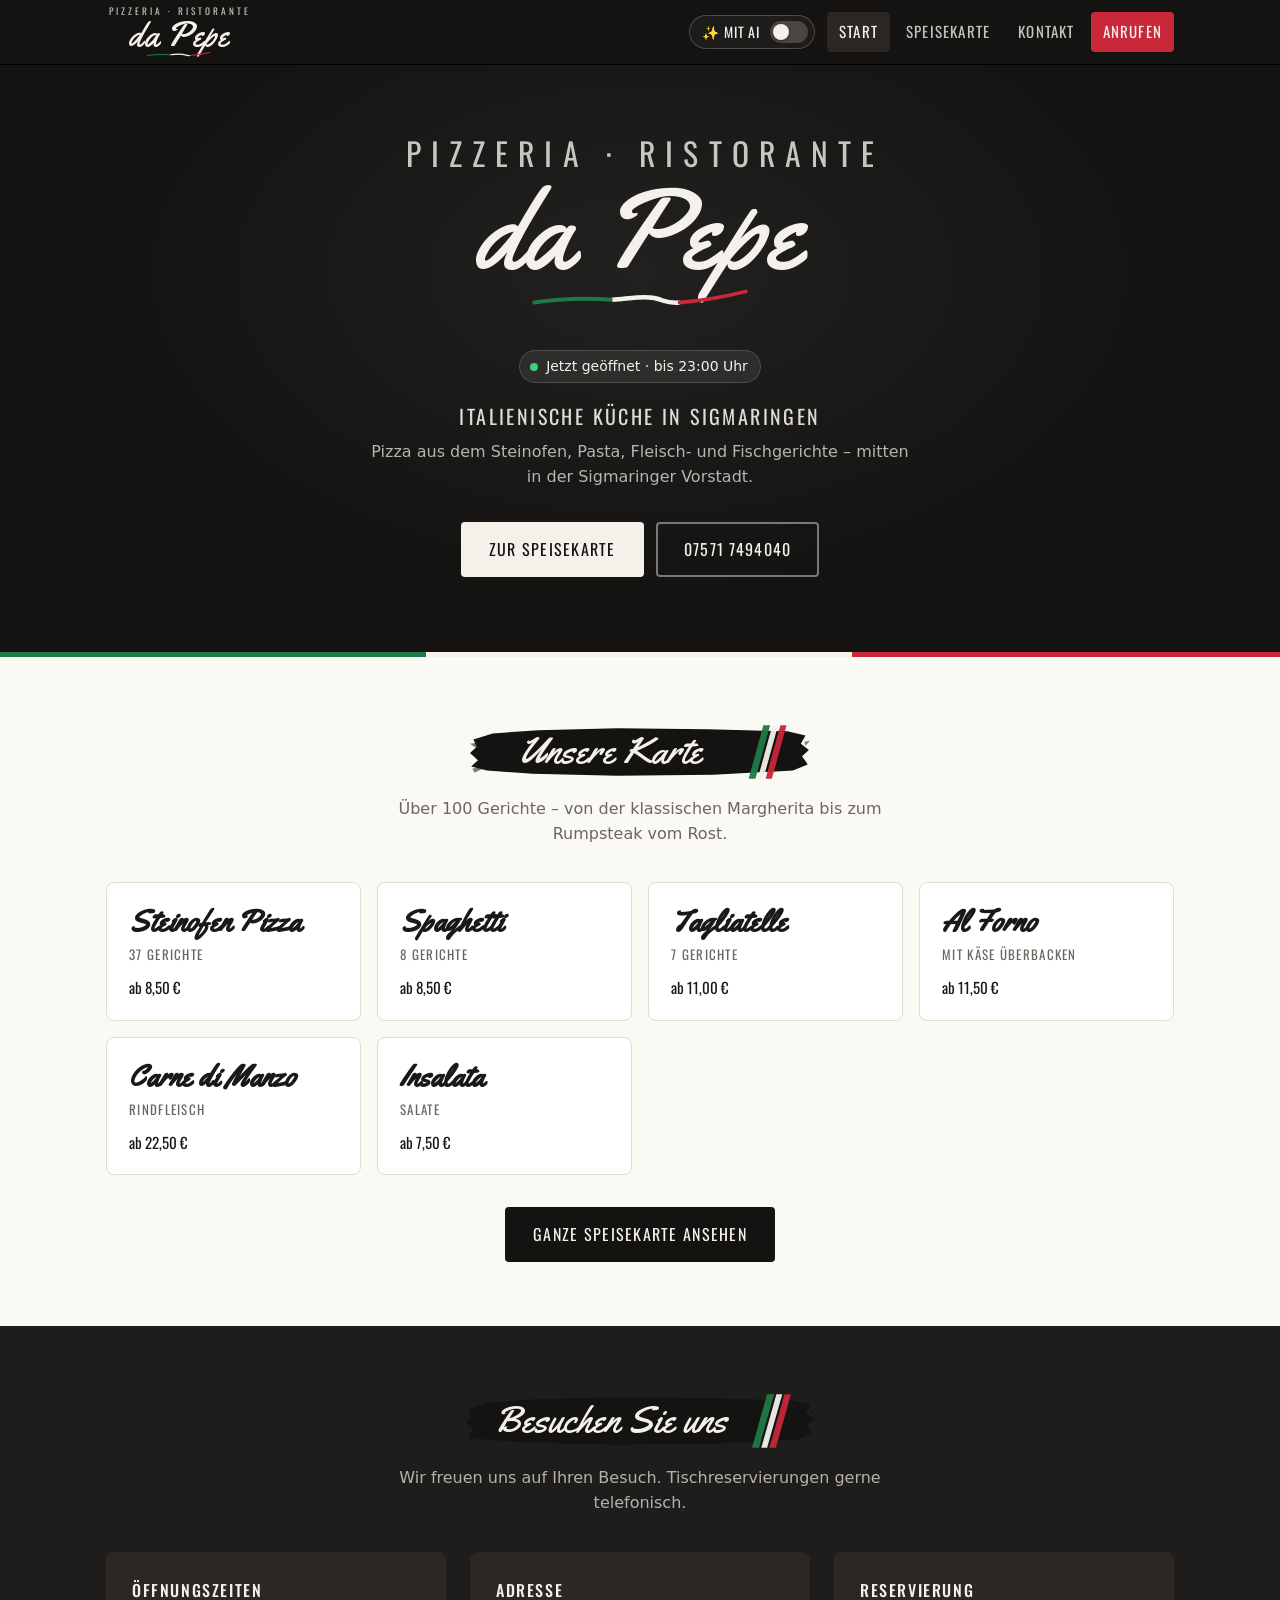
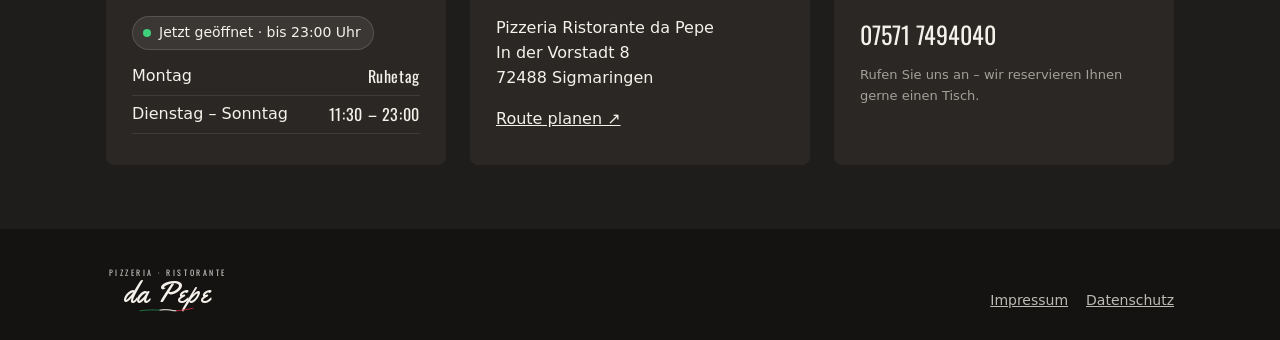
<file: index.html>
<!DOCTYPE html>
<html lang="de">
<head>
  <meta charset="utf-8">
  <meta name="viewport" content="width=device-width, initial-scale=1, viewport-fit=cover">
  <title>Pizzeria da Pepe Sigmaringen | Steinofenpizza &amp; Pasta</title>
  <meta name="description" content="Pizzeria Ristorante da Pepe in Sigmaringen: Steinofenpizza, Pasta, Fleisch- und Fischgerichte. Speisekarte mit Preisen online. Reservierung: 07571 7494040.">
  <meta name="theme-color" content="#141312">
  <!-- DEMO: vor dem echten Start entfernen -->
  <meta name="robots" content="noindex, nofollow">
  <link rel="icon" href="favicon.ico" sizes="any">
  <link rel="icon" href="assets/favicon-96.png" type="image/png" sizes="96x96">
  <link rel="preload" href="assets/fonts/yellowtail-latin.woff2" as="font" type="font/woff2" crossorigin>
  <link rel="stylesheet" href="assets/styles.css">
  <script>try { if (localStorage.getItem("dapepe-ai") === "1") document.documentElement.classList.add("ai-an"); } catch (e) {}</script>
  <!-- BUILD:meta -->
  <link rel="canonical" href="https://semo428.github.io/PepeWebsite/">
  <meta property="og:type" content="restaurant">
  <meta property="og:locale" content="de_DE">
  <meta property="og:site_name" content="Pizzeria Ristorante da Pepe">
  <meta property="og:title" content="Pizzeria da Pepe Sigmaringen | Steinofenpizza &amp; Pasta">
  <meta property="og:description" content="Pizzeria Ristorante da Pepe in Sigmaringen: Steinofenpizza, Pasta, Fleisch- und Fischgerichte. Speisekarte mit Preisen online. Reservierung: 07571 7494040.">
  <meta property="og:url" content="https://semo428.github.io/PepeWebsite/">
  <meta property="og:image" content="https://semo428.github.io/PepeWebsite/assets/og-image.png">
  <meta property="og:image:width" content="1200">
  <meta property="og:image:height" content="630">
  <meta name="twitter:card" content="summary_large_image">
  <link rel="apple-touch-icon" href="assets/apple-touch-icon.png">
  <!-- /BUILD:meta -->
  <!-- BUILD:jsonld -->
  <script type="application/ld+json">
{
  "@context": "https://schema.org",
  "@type": "Restaurant",
  "@id": "https://semo428.github.io/PepeWebsite/#restaurant",
  "name": "Pizzeria Ristorante da Pepe",
  "url": "https://semo428.github.io/PepeWebsite/",
  "image": "https://semo428.github.io/PepeWebsite/assets/og-image.png",
  "telephone": "+49 7571 7494040",
  "servesCuisine": [
    "Italienisch",
    "Pizza",
    "Pasta"
  ],
  "priceRange": "€€",
  "address": {
    "@type": "PostalAddress",
    "streetAddress": "In der Vorstadt 8",
    "postalCode": "72488",
    "addressLocality": "Sigmaringen",
    "addressRegion": "Baden-Württemberg",
    "addressCountry": "DE"
  },
  "openingHoursSpecification": [
    {
      "@type": "OpeningHoursSpecification",
      "dayOfWeek": [
        "Tuesday",
        "Wednesday",
        "Thursday",
        "Friday",
        "Saturday",
        "Sunday"
      ],
      "opens": "11:30",
      "closes": "23:00"
    }
  ],
  "acceptsReservations": "True",
  "hasMenu": "https://semo428.github.io/PepeWebsite/speisekarte.html"
}
  </script>
  <!-- /BUILD:jsonld -->
</head>
<body>

<header class="site-header">
  <div class="wrap">
    <a class="logo" href="index.html" aria-label="da Pepe – Startseite">
      <span class="logo__over">Pizzeria · Ristorante</span>
      <span class="logo__name">da Pepe</span>
      <span class="logo__swoosh" aria-hidden="true"></span>
    </a>
    <nav class="nav" aria-label="Hauptnavigation">
      <a href="index.html" aria-current="page">Start</a>
      <a href="speisekarte.html">Speisekarte</a>
      <a href="#kontakt">Kontakt</a>
      <a class="nav__tel" href="tel:+4975717494040">Anrufen</a>
    </nav>
  </div>
</header>

<main>
  <section class="hero">
    <div class="wrap">
      <h1 class="logo">
        <span class="logo__over">Pizzeria · Ristorante</span>
        <span class="logo__name">da Pepe</span>
        <span class="sr-only"> – italienisches Restaurant in Sigmaringen</span>
        <span class="logo__swoosh" aria-hidden="true"></span>
      </h1>
      <p><span data-status class="status"></span></p>
      <p class="hero__claim">Italienische Küche in Sigmaringen</p>
      <p class="hero__sub">Pizza aus dem Steinofen, Pasta, Fleisch- und Fischgerichte – mitten in der Sigmaringer Vorstadt.</p>
      <div class="btn-row">
        <a class="btn btn--primary" href="speisekarte.html">Zur Speisekarte</a>
        <a class="btn btn--ghost" href="tel:+4975717494040">07571 7494040</a>
      </div>
    </div>
  </section>

  <section class="section">
    <div class="wrap">
      <div class="section__head">
        <h2 class="brush">Unsere Karte</h2>
        <p>Über 100 Gerichte – von der klassischen Margherita bis zum Rumpsteak vom Rost.</p>
      </div>
      <div class="cards" id="kategorie-karten">
      <!-- BUILD:kategorie-karten -->
  <a class="card" href="speisekarte.html#pizza"><h3 class="card__title">Steinofen Pizza</h3><div class="card__meta">37 Gerichte</div><div class="card__price">ab 8,50 €</div></a>
        <a class="card" href="speisekarte.html#spaghetti"><h3 class="card__title">Spaghetti</h3><div class="card__meta">8 Gerichte</div><div class="card__price">ab 8,50 €</div></a>
        <a class="card" href="speisekarte.html#tagliatelle"><h3 class="card__title">Tagliatelle</h3><div class="card__meta">7 Gerichte</div><div class="card__price">ab 11,00 €</div></a>
        <a class="card" href="speisekarte.html#alforno"><h3 class="card__title">Al Forno</h3><div class="card__meta">Mit Käse überbacken</div><div class="card__price">ab 11,50 €</div></a>
        <a class="card" href="speisekarte.html#rind"><h3 class="card__title">Carne di Manzo</h3><div class="card__meta">Rindfleisch</div><div class="card__price">ab 22,50 €</div></a>
        <a class="card" href="speisekarte.html#salate"><h3 class="card__title">Insalata</h3><div class="card__meta">Salate</div><div class="card__price">ab 7,50 €</div></a>
  <!-- /BUILD:kategorie-karten -->
      </div>
      <div class="btn-row" style="margin-top:32px">
        <a class="btn btn--dark" href="speisekarte.html">Ganze Speisekarte ansehen</a>
      </div>
    </div>
  </section>

  <section class="section pepino-teaser ai-only">
    <div class="wrap">
      <div class="pepino-card">
        <div class="pepino-card__avatar" aria-hidden="true">P</div>
        <div>
          <h2>Fragen zur Karte? <span>Frag Pepino!</span></h2>
          <p>Unser digitaler Kellner hilft bei Allergien, findet Ihre perfekte Pizza und stellt ein Menü für zwei zusammen.</p>
          <div class="pepino-card__chips">
            <button type="button" data-chat-aktion="finder">🍕 Pizza-Finder</button>
            <button type="button" data-chat-aktion="krebs">🦐 Allergie-Check</button>
            <button type="button" data-chat-aktion="surprise">🎲 Überrasch mich</button>
          </div>
        </div>
      </div>
    </div>
  </section>

  <section class="section section--dark" id="kontakt">
    <div class="wrap">
      <div class="section__head">
        <h2 class="brush">Besuchen Sie uns</h2>
        <p>Wir freuen uns auf Ihren Besuch. Tischreservierungen gerne telefonisch.</p>
      </div>
      <div class="info-grid">
        <div class="info-box">
          <h3>Öffnungszeiten</h3>
          <p><span data-status class="status"></span></p>
          <table class="hours">
          <!-- BUILD:oeffnungszeiten -->
  <tr><td>Montag</td><td>Ruhetag</td></tr><tr><td>Dienstag – Sonntag</td><td>11:30 – 23:00</td></tr>
  <!-- /BUILD:oeffnungszeiten -->
          </table>
          <!-- TODO: Öffnungszeiten vom Restaurant bestätigen lassen -->
        </div>
        <div class="info-box">
          <h3>Adresse</h3>
          <p>Pizzeria Ristorante da Pepe<br>In der Vorstadt 8<br>72488 Sigmaringen</p>
          <p style="margin-top:16px"><a href="https://www.google.com/maps/search/?api=1&query=Pizzeria+Ristorante+da+Pepe+In+der+Vorstadt+8+Sigmaringen" target="_blank" rel="noopener">Route planen ↗</a></p>
        </div>
        <div class="info-box">
          <h3>Reservierung</h3>
          <p><a href="tel:+4975717494040" style="font-family:var(--kopf);font-size:24px;text-decoration:none">07571 7494040</a></p>
          <p class="note">Rufen Sie uns an – wir reservieren Ihnen gerne einen Tisch.</p>
          <!-- TODO: klären, ob Abholung/Lieferung angeboten wird -->

        </div>
      </div>
    </div>
  </section>
</main>

<footer class="site-footer">
  <div class="wrap">
    <span class="logo">
      <span class="logo__over">Pizzeria · Ristorante</span>
      <span class="logo__name">da Pepe</span>
      <span class="logo__swoosh" aria-hidden="true"></span>
    </span>
    <nav aria-label="Rechtliches">
      <a href="impressum.html">Impressum</a>
      <a href="datenschutz.html">Datenschutz</a>
    </nav>
  </div>
</footer>

<script src="assets/speisekarte.js"></script>
<script src="assets/app.js" defer></script>
</body>
</html>
</file>
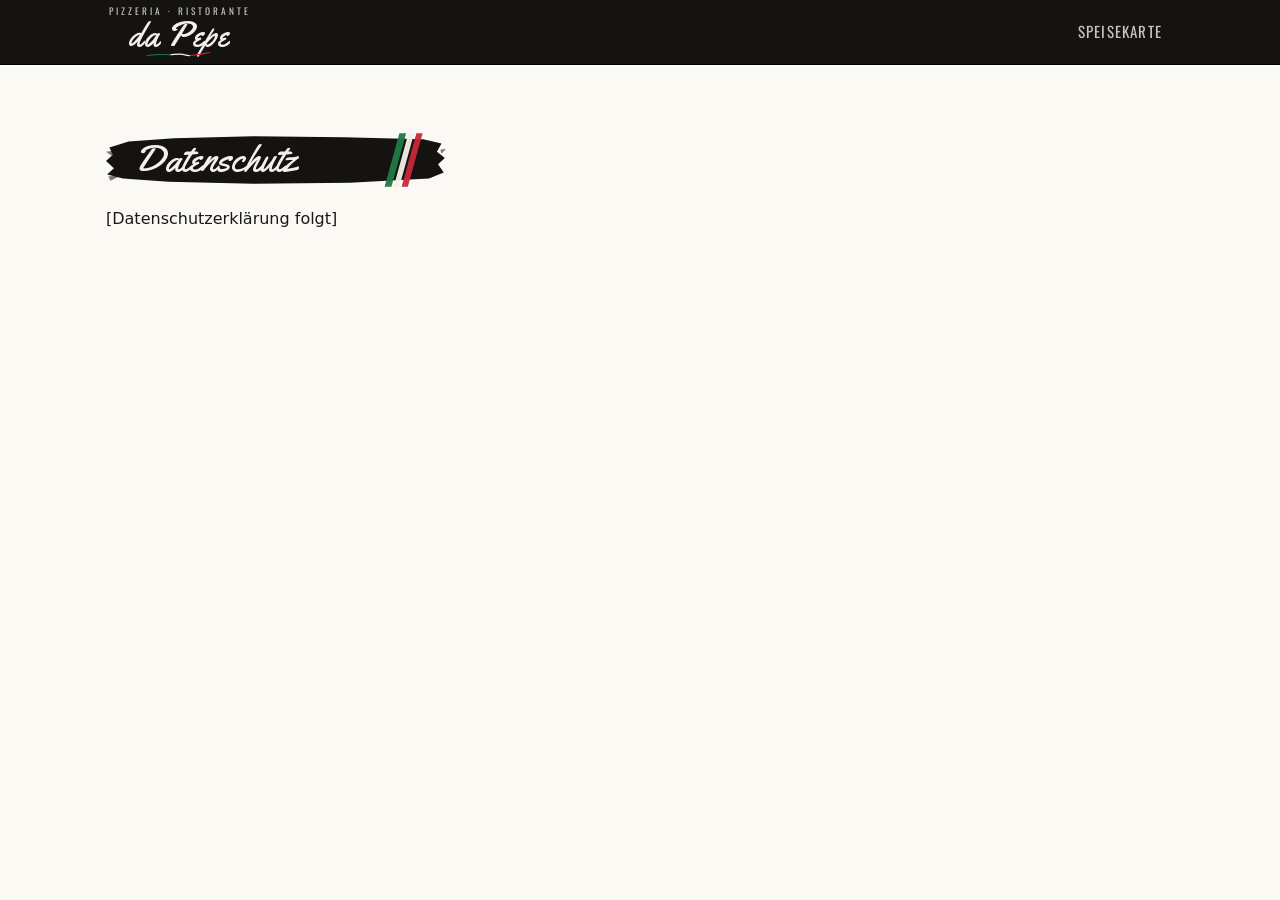
<file: datenschutz.html>
<!DOCTYPE html>
<html lang="de">
<head>
  <meta charset="utf-8">
  <meta name="viewport" content="width=device-width, initial-scale=1, viewport-fit=cover">
  <title>Datenschutz – da Pepe Sigmaringen</title>
  <meta name="robots" content="noindex">
  <link rel="icon" href="favicon.ico" sizes="any">
  <link rel="stylesheet" href="assets/styles.css">
</head>
<body>
<header class="site-header">
  <div class="wrap">
    <a class="logo" href="index.html" aria-label="da Pepe – Startseite">
      <span class="logo__over">Pizzeria · Ristorante</span>
      <span class="logo__name">da Pepe</span>
      <span class="logo__swoosh" aria-hidden="true"></span>
    </a>
    <nav class="nav"><a href="speisekarte.html">Speisekarte</a></nav>
  </div>
</header>
<main class="wrap section">
  <h1 class="brush">Datenschutz</h1>
  <!-- TODO: Datenschutzerklärung erstellen (z.B. Generator von e-recht24 / Dr. Schwenke).
       Relevant: Hoster (Server-Logfiles), später der Chat-Bot (n8n + KI-Anbieter).
       Diese Seite setzt keine Cookies, lädt keine externen Schriften und kein Tracking. -->
  <p>[Datenschutzerklärung folgt]</p>
</main>
</body>
</html>
</file>
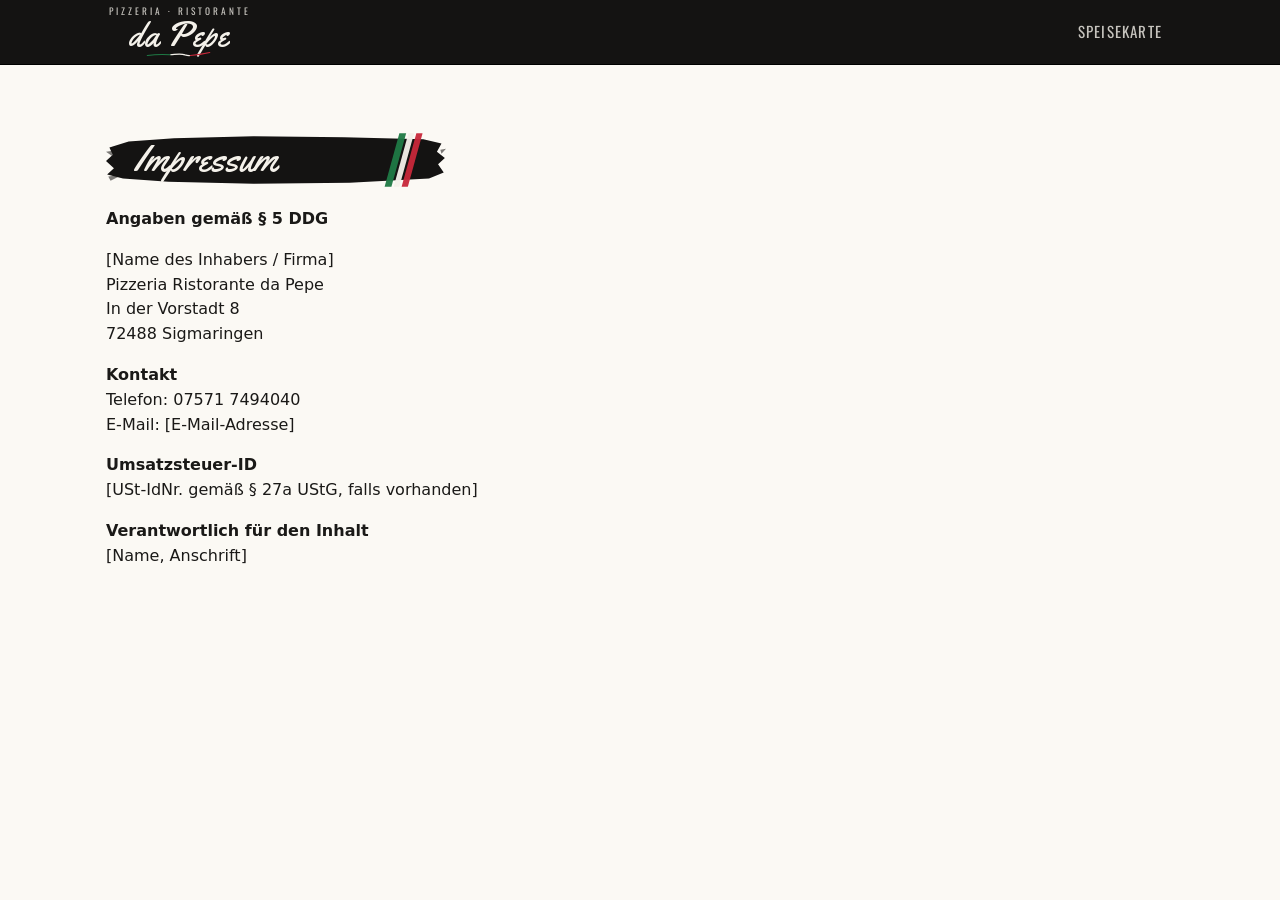
<file: impressum.html>
<!DOCTYPE html>
<html lang="de">
<head>
  <meta charset="utf-8">
  <meta name="viewport" content="width=device-width, initial-scale=1, viewport-fit=cover">
  <title>Impressum – da Pepe Sigmaringen</title>
  <meta name="robots" content="noindex">
  <link rel="icon" href="favicon.ico" sizes="any">
  <link rel="stylesheet" href="assets/styles.css">
</head>
<body>
<header class="site-header">
  <div class="wrap">
    <a class="logo" href="index.html" aria-label="da Pepe – Startseite">
      <span class="logo__over">Pizzeria · Ristorante</span>
      <span class="logo__name">da Pepe</span>
      <span class="logo__swoosh" aria-hidden="true"></span>
    </a>
    <nav class="nav"><a href="speisekarte.html">Speisekarte</a></nav>
  </div>
</header>
<main class="wrap section">
  <h1 class="brush">Impressum</h1>
  <!-- TODO: Pflichtangaben nach § 5 DDG vom Restaurant einholen -->
  <p><strong>Angaben gemäß § 5 DDG</strong></p>
  <p>[Name des Inhabers / Firma]<br>Pizzeria Ristorante da Pepe<br>In der Vorstadt 8<br>72488 Sigmaringen</p>
  <p><strong>Kontakt</strong><br>Telefon: 07571 7494040<br>E-Mail: [E-Mail-Adresse]</p>
  <p><strong>Umsatzsteuer-ID</strong><br>[USt-IdNr. gemäß § 27a UStG, falls vorhanden]</p>
  <p><strong>Verantwortlich für den Inhalt</strong><br>[Name, Anschrift]</p>
</main>
</body>
</html>
</file>
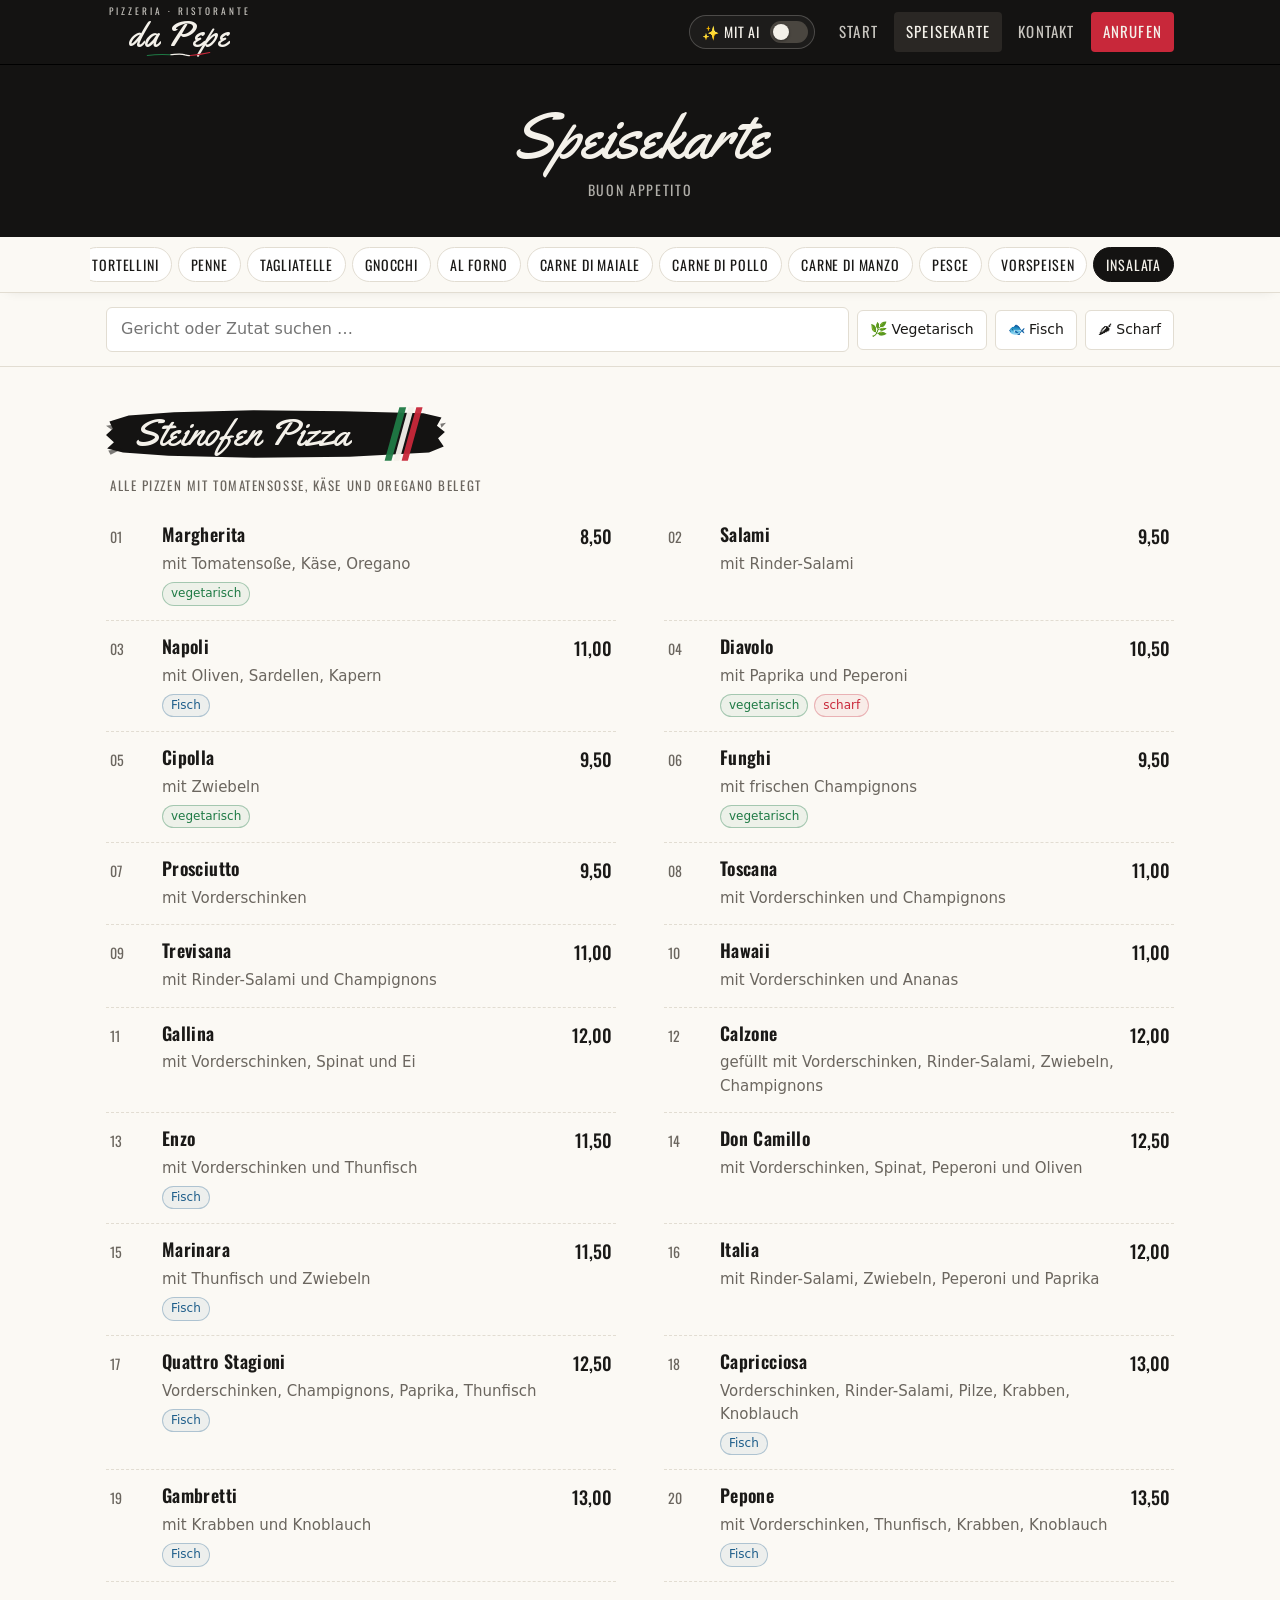
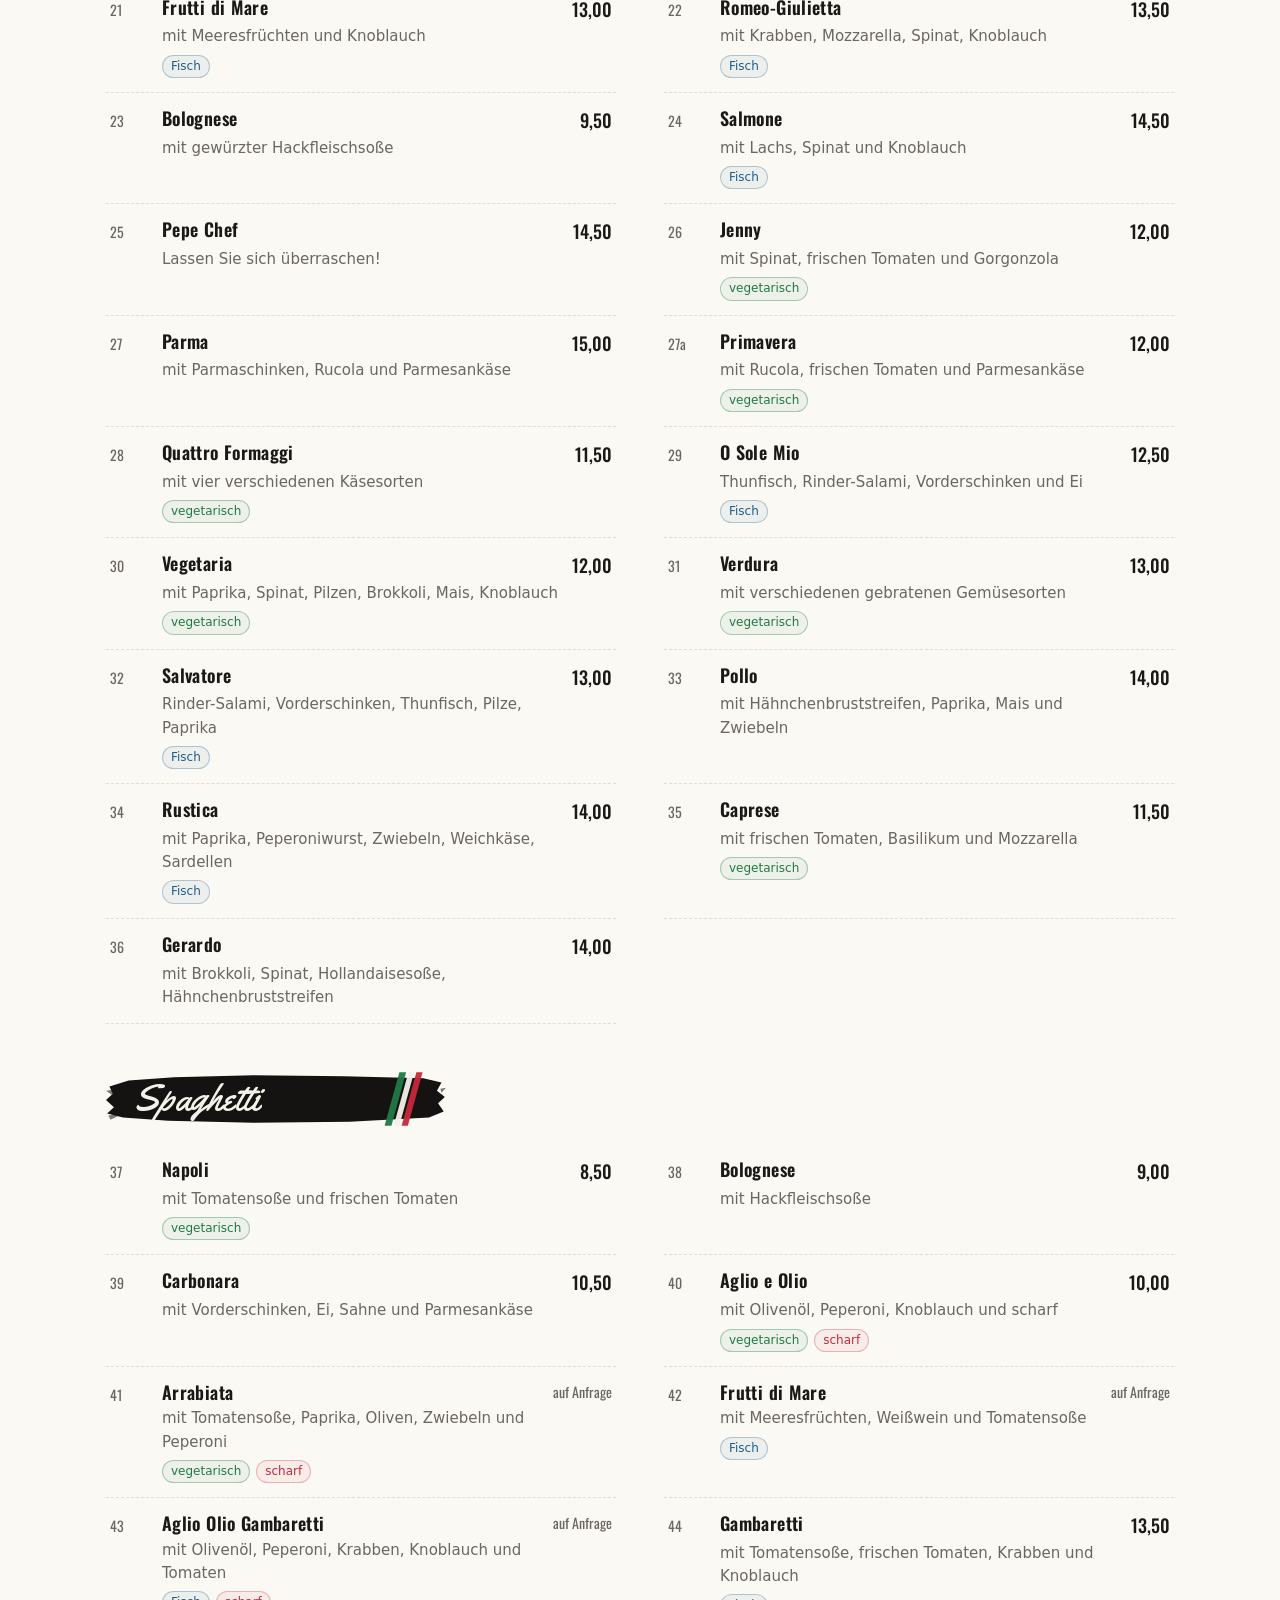
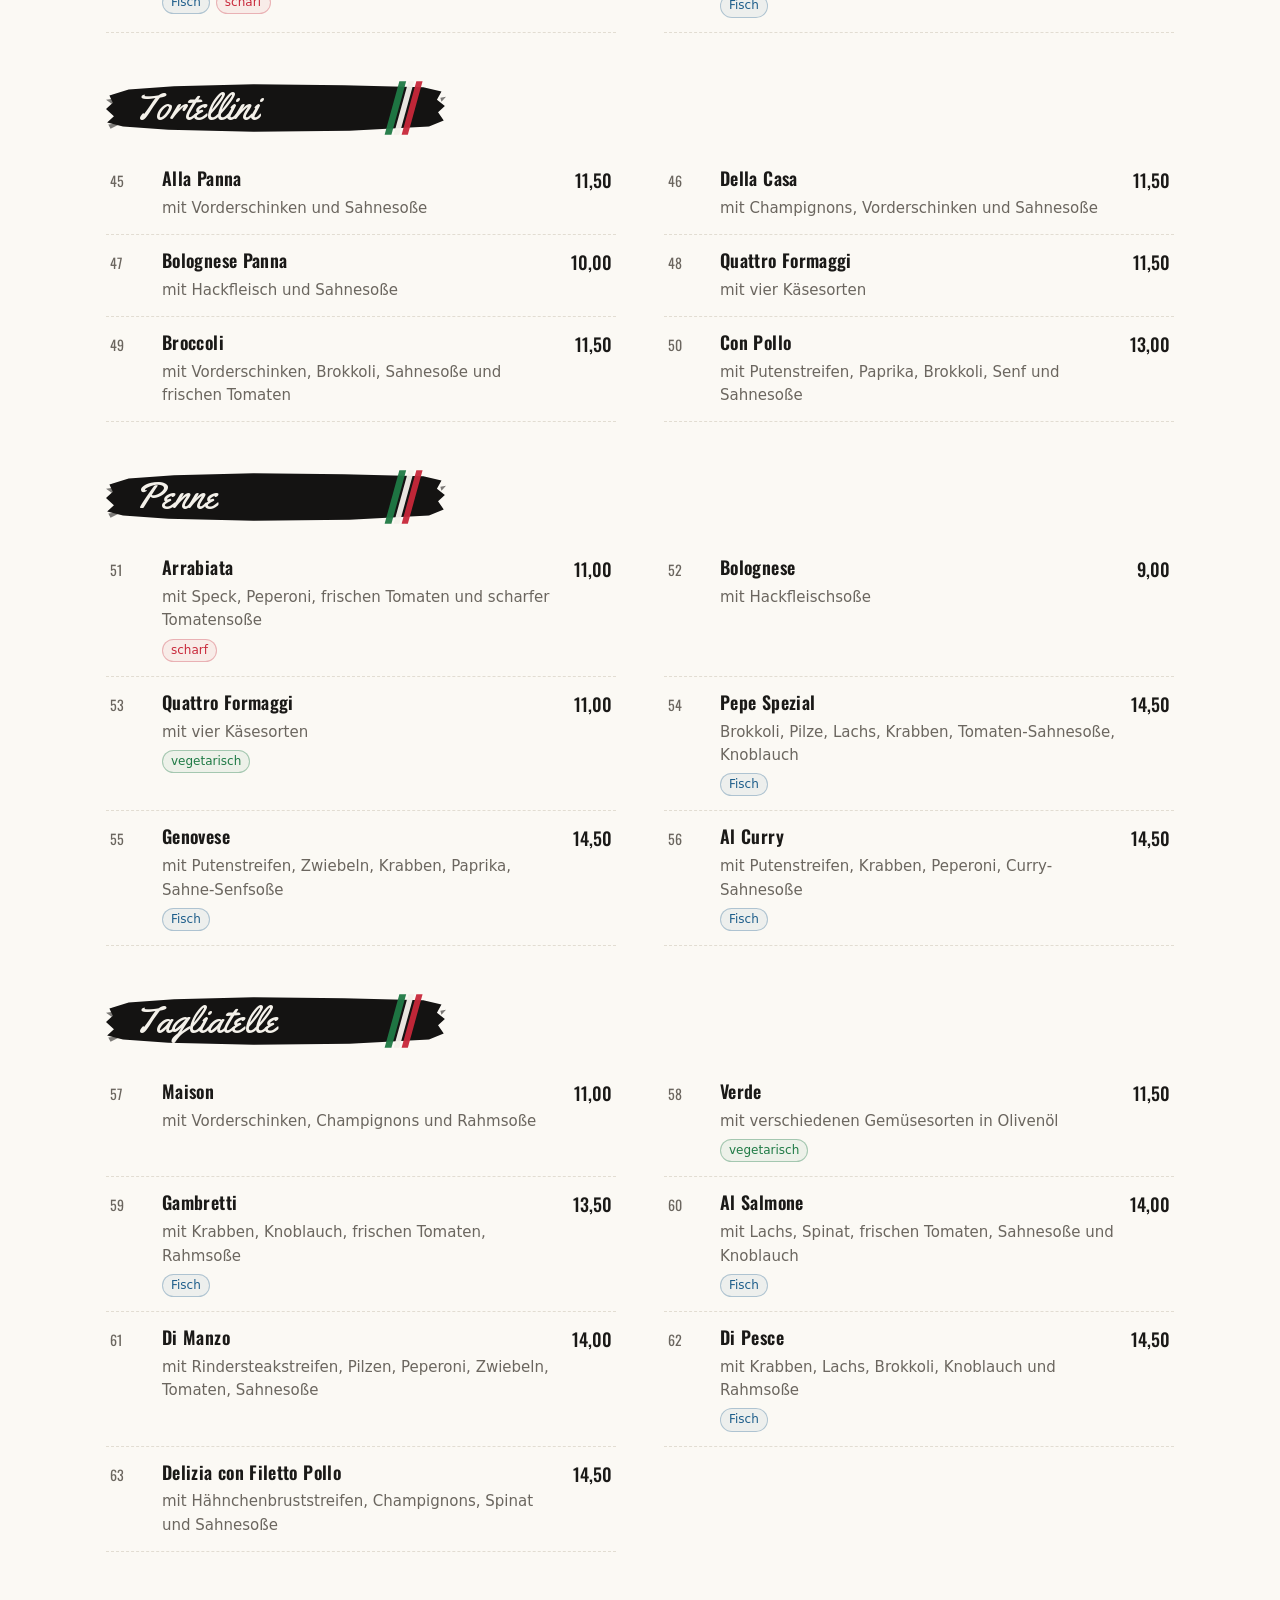
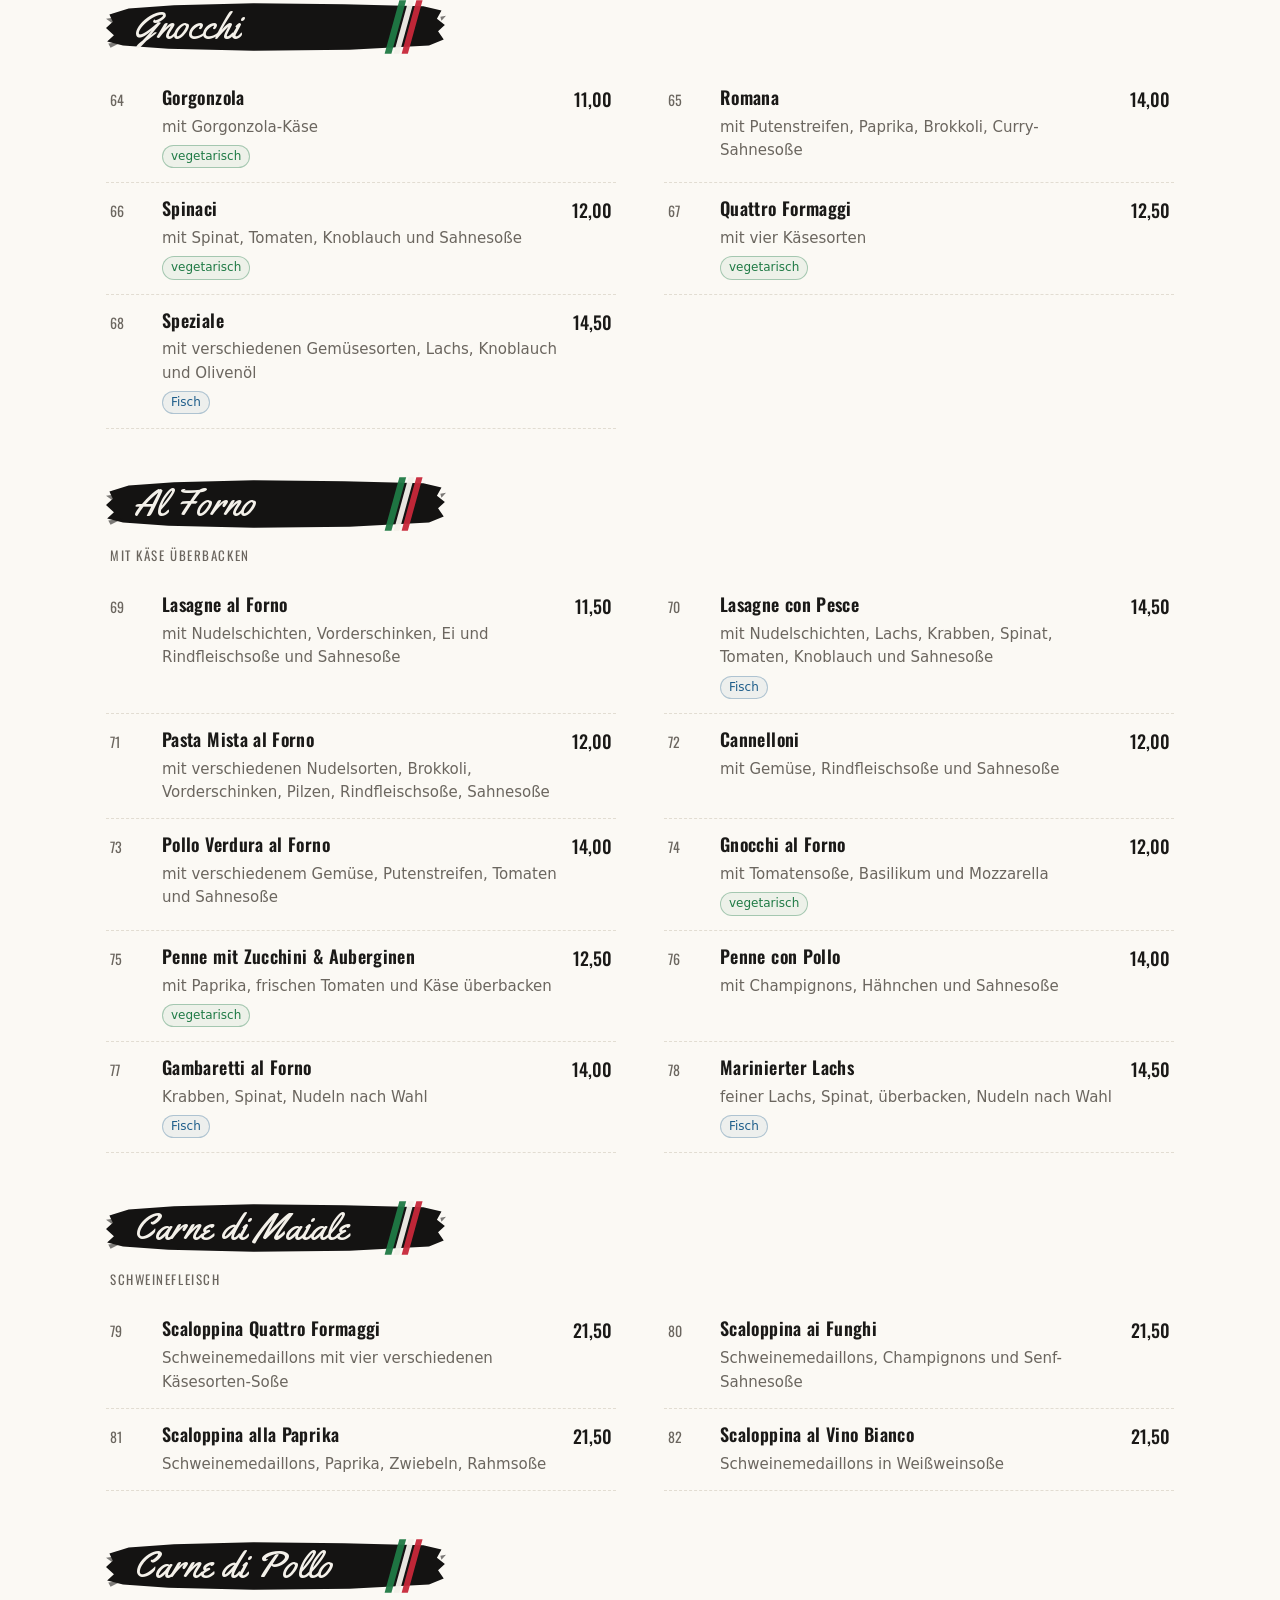
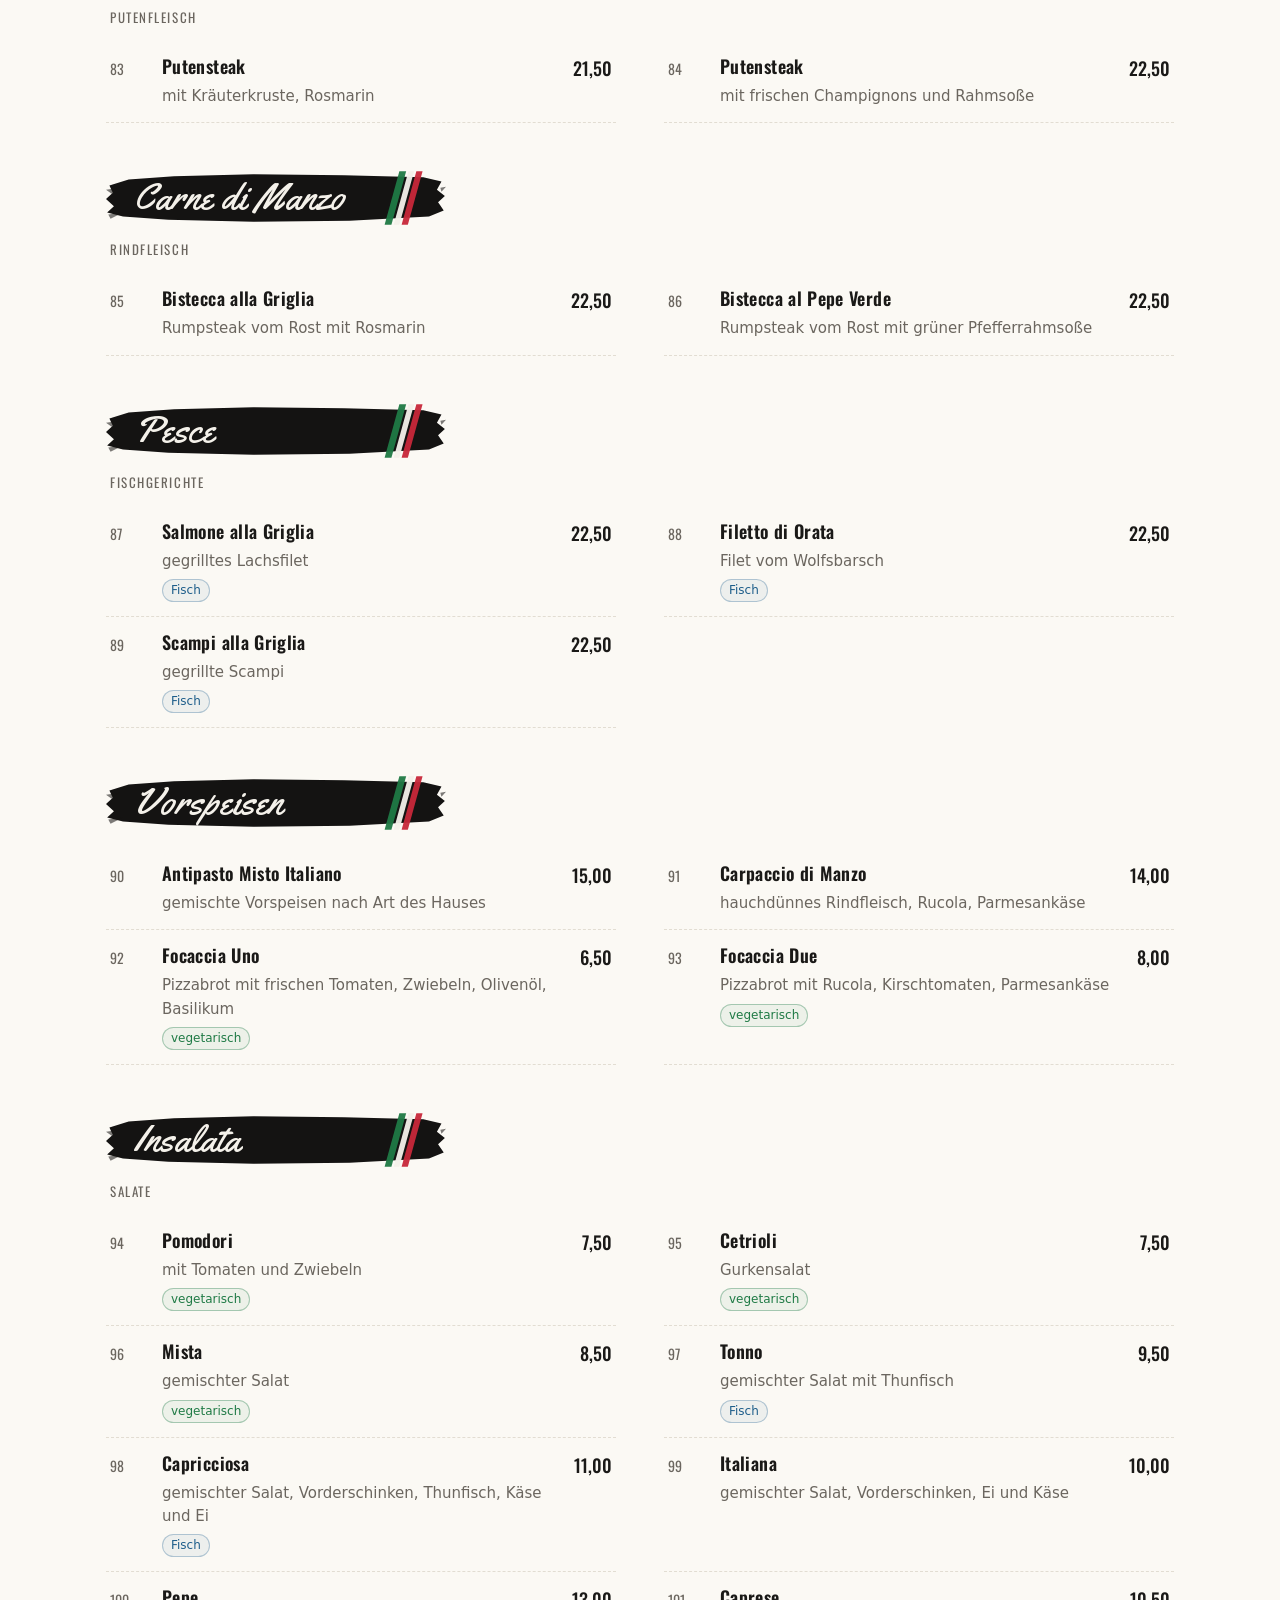
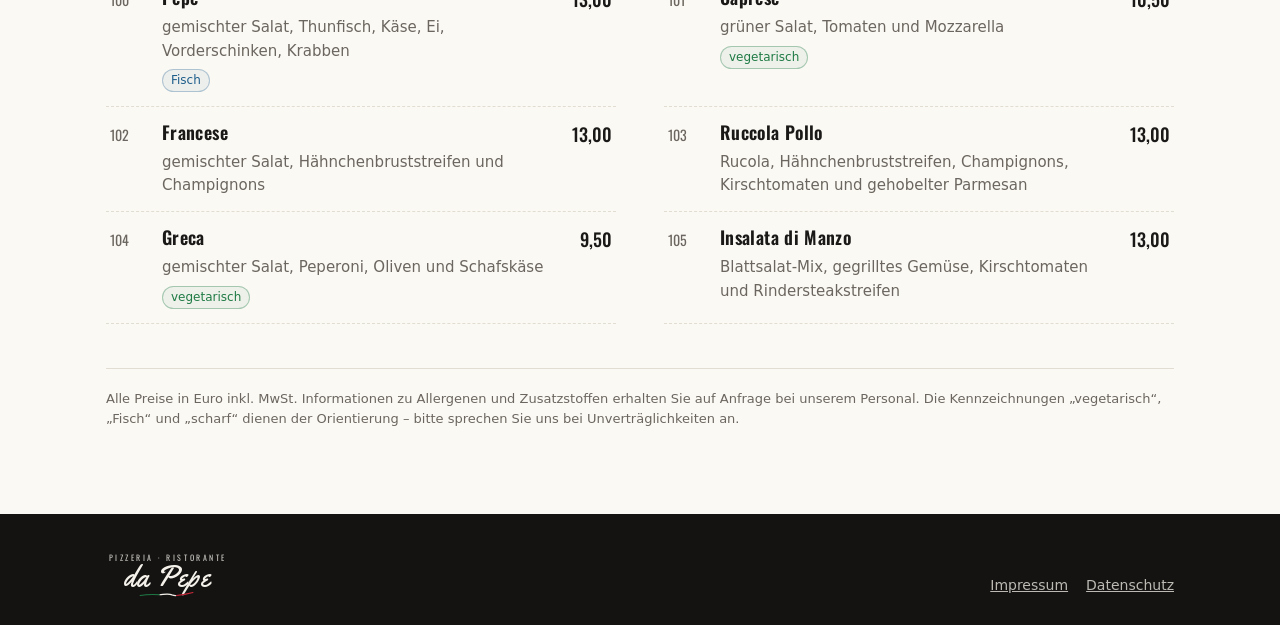
<file: speisekarte.html>
<!DOCTYPE html>
<html lang="de">
<head>
  <meta charset="utf-8">
  <meta name="viewport" content="width=device-width, initial-scale=1, viewport-fit=cover">
  <title>Speisekarte Pizzeria da Pepe Sigmaringen | mit Preisen</title>
  <meta name="description" content="Speisekarte der Pizzeria da Pepe in Sigmaringen mit Preisen: Steinofenpizza ab 8,50 €, Pasta, Gnocchi, Al Forno, Fleisch, Fisch und Salate. Jetzt ansehen.">
  <meta name="theme-color" content="#141312">
  <!-- DEMO: vor dem echten Start entfernen -->
  <meta name="robots" content="noindex, nofollow">
  <link rel="icon" href="favicon.ico" sizes="any">
  <link rel="icon" href="assets/favicon-96.png" type="image/png" sizes="96x96">
  <link rel="preload" href="assets/fonts/yellowtail-latin.woff2" as="font" type="font/woff2" crossorigin>
  <link rel="stylesheet" href="assets/styles.css">
  <script>try { if (localStorage.getItem("dapepe-ai") === "1") document.documentElement.classList.add("ai-an"); } catch (e) {}</script>
  <!-- BUILD:meta -->
  <link rel="canonical" href="https://semo428.github.io/PepeWebsite/speisekarte.html">
  <meta property="og:type" content="restaurant">
  <meta property="og:locale" content="de_DE">
  <meta property="og:site_name" content="Pizzeria Ristorante da Pepe">
  <meta property="og:title" content="Speisekarte Pizzeria da Pepe Sigmaringen | mit Preisen">
  <meta property="og:description" content="Speisekarte der Pizzeria da Pepe in Sigmaringen mit Preisen: Steinofenpizza ab 8,50 €, Pasta, Gnocchi, Al Forno, Fleisch, Fisch und Salate. Jetzt ansehen.">
  <meta property="og:url" content="https://semo428.github.io/PepeWebsite/speisekarte.html">
  <meta property="og:image" content="https://semo428.github.io/PepeWebsite/assets/og-image.png">
  <meta property="og:image:width" content="1200">
  <meta property="og:image:height" content="630">
  <meta name="twitter:card" content="summary_large_image">
  <link rel="apple-touch-icon" href="assets/apple-touch-icon.png">
  <!-- /BUILD:meta -->
  <!-- BUILD:jsonld -->
  <script type="application/ld+json">
{
  "@context": "https://schema.org",
  "@type": "Restaurant",
  "@id": "https://semo428.github.io/PepeWebsite/#restaurant",
  "name": "Pizzeria Ristorante da Pepe",
  "url": "https://semo428.github.io/PepeWebsite/",
  "image": "https://semo428.github.io/PepeWebsite/assets/og-image.png",
  "telephone": "+49 7571 7494040",
  "servesCuisine": [
    "Italienisch",
    "Pizza",
    "Pasta"
  ],
  "priceRange": "€€",
  "address": {
    "@type": "PostalAddress",
    "streetAddress": "In der Vorstadt 8",
    "postalCode": "72488",
    "addressLocality": "Sigmaringen",
    "addressRegion": "Baden-Württemberg",
    "addressCountry": "DE"
  },
  "openingHoursSpecification": [
    {
      "@type": "OpeningHoursSpecification",
      "dayOfWeek": [
        "Tuesday",
        "Wednesday",
        "Thursday",
        "Friday",
        "Saturday",
        "Sunday"
      ],
      "opens": "11:30",
      "closes": "23:00"
    }
  ],
  "acceptsReservations": "True",
  "hasMenu": {
    "@type": "Menu",
    "name": "Speisekarte Pizzeria Ristorante da Pepe",
    "url": "https://semo428.github.io/PepeWebsite/speisekarte.html",
    "inLanguage": "de",
    "hasMenuSection": [
      {
        "@type": "MenuSection",
        "name": "Steinofen Pizza",
        "description": "Alle Pizzen mit Tomatensoße, Käse und Oregano belegt",
        "hasMenuItem": [
          {
            "@type": "MenuItem",
            "name": "Margherita",
            "description": "mit Tomatensoße, Käse, Oregano",
            "offers": {
              "@type": "Offer",
              "price": "8.50",
              "priceCurrency": "EUR"
            },
            "suitableForDiet": "https://schema.org/VegetarianDiet"
          },
          {
            "@type": "MenuItem",
            "name": "Salami",
            "description": "mit Rinder-Salami",
            "offers": {
              "@type": "Offer",
              "price": "9.50",
              "priceCurrency": "EUR"
            }
          },
          {
            "@type": "MenuItem",
            "name": "Napoli",
            "description": "mit Oliven, Sardellen, Kapern",
            "offers": {
              "@type": "Offer",
              "price": "11.00",
              "priceCurrency": "EUR"
            }
          },
          {
            "@type": "MenuItem",
            "name": "Diavolo",
            "description": "mit Paprika und Peperoni",
            "offers": {
              "@type": "Offer",
              "price": "10.50",
              "priceCurrency": "EUR"
            },
            "suitableForDiet": "https://schema.org/VegetarianDiet"
          },
          {
            "@type": "MenuItem",
            "name": "Cipolla",
            "description": "mit Zwiebeln",
            "offers": {
              "@type": "Offer",
              "price": "9.50",
              "priceCurrency": "EUR"
            },
            "suitableForDiet": "https://schema.org/VegetarianDiet"
          },
          {
            "@type": "MenuItem",
            "name": "Funghi",
            "description": "mit frischen Champignons",
            "offers": {
              "@type": "Offer",
              "price": "9.50",
              "priceCurrency": "EUR"
            },
            "suitableForDiet": "https://schema.org/VegetarianDiet"
          },
          {
            "@type": "MenuItem",
            "name": "Prosciutto",
            "description": "mit Vorderschinken",
            "offers": {
              "@type": "Offer",
              "price": "9.50",
              "priceCurrency": "EUR"
            }
          },
          {
            "@type": "MenuItem",
            "name": "Toscana",
            "description": "mit Vorderschinken und Champignons",
            "offers": {
              "@type": "Offer",
              "price": "11.00",
              "priceCurrency": "EUR"
            }
          },
          {
            "@type": "MenuItem",
            "name": "Trevisana",
            "description": "mit Rinder-Salami und Champignons",
            "offers": {
              "@type": "Offer",
              "price": "11.00",
              "priceCurrency": "EUR"
            }
          },
          {
            "@type": "MenuItem",
            "name": "Hawaii",
            "description": "mit Vorderschinken und Ananas",
            "offers": {
              "@type": "Offer",
              "price": "11.00",
              "priceCurrency": "EUR"
            }
          },
          {
            "@type": "MenuItem",
            "name": "Gallina",
            "description": "mit Vorderschinken, Spinat und Ei",
            "offers": {
              "@type": "Offer",
              "price": "12.00",
              "priceCurrency": "EUR"
            }
          },
          {
            "@type": "MenuItem",
            "name": "Calzone",
            "description": "gefüllt mit Vorderschinken, Rinder-Salami, Zwiebeln, Champignons",
            "offers": {
              "@type": "Offer",
              "price": "12.00",
              "priceCurrency": "EUR"
            }
          },
          {
            "@type": "MenuItem",
            "name": "Enzo",
            "description": "mit Vorderschinken und Thunfisch",
            "offers": {
              "@type": "Offer",
              "price": "11.50",
              "priceCurrency": "EUR"
            }
          },
          {
            "@type": "MenuItem",
            "name": "Don Camillo",
            "description": "mit Vorderschinken, Spinat, Peperoni und Oliven",
            "offers": {
              "@type": "Offer",
              "price": "12.50",
              "priceCurrency": "EUR"
            }
          },
          {
            "@type": "MenuItem",
            "name": "Marinara",
            "description": "mit Thunfisch und Zwiebeln",
            "offers": {
              "@type": "Offer",
              "price": "11.50",
              "priceCurrency": "EUR"
            }
          },
          {
            "@type": "MenuItem",
            "name": "Italia",
            "description": "mit Rinder-Salami, Zwiebeln, Peperoni und Paprika",
            "offers": {
              "@type": "Offer",
              "price": "12.00",
              "priceCurrency": "EUR"
            }
          },
          {
            "@type": "MenuItem",
            "name": "Quattro Stagioni",
            "description": "Vorderschinken, Champignons, Paprika, Thunfisch",
            "offers": {
              "@type": "Offer",
              "price": "12.50",
              "priceCurrency": "EUR"
            }
          },
          {
            "@type": "MenuItem",
            "name": "Capricciosa",
            "description": "Vorderschinken, Rinder-Salami, Pilze, Krabben, Knoblauch",
            "offers": {
              "@type": "Offer",
              "price": "13.00",
              "priceCurrency": "EUR"
            }
          },
          {
            "@type": "MenuItem",
            "name": "Gambretti",
            "description": "mit Krabben und Knoblauch",
            "offers": {
              "@type": "Offer",
              "price": "13.00",
              "priceCurrency": "EUR"
            }
          },
          {
            "@type": "MenuItem",
            "name": "Pepone",
            "description": "mit Vorderschinken, Thunfisch, Krabben, Knoblauch",
            "offers": {
              "@type": "Offer",
              "price": "13.50",
              "priceCurrency": "EUR"
            }
          },
          {
            "@type": "MenuItem",
            "name": "Frutti di Mare",
            "description": "mit Meeresfrüchten und Knoblauch",
            "offers": {
              "@type": "Offer",
              "price": "13.00",
              "priceCurrency": "EUR"
            }
          },
          {
            "@type": "MenuItem",
            "name": "Romeo-Giulietta",
            "description": "mit Krabben, Mozzarella, Spinat, Knoblauch",
            "offers": {
              "@type": "Offer",
              "price": "13.50",
              "priceCurrency": "EUR"
            }
          },
          {
            "@type": "MenuItem",
            "name": "Bolognese",
            "description": "mit gewürzter Hackfleischsoße",
            "offers": {
              "@type": "Offer",
              "price": "9.50",
              "priceCurrency": "EUR"
            }
          },
          {
            "@type": "MenuItem",
            "name": "Salmone",
            "description": "mit Lachs, Spinat und Knoblauch",
            "offers": {
              "@type": "Offer",
              "price": "14.50",
              "priceCurrency": "EUR"
            }
          },
          {
            "@type": "MenuItem",
            "name": "Pepe Chef",
            "description": "Lassen Sie sich überraschen!",
            "offers": {
              "@type": "Offer",
              "price": "14.50",
              "priceCurrency": "EUR"
            }
          },
          {
            "@type": "MenuItem",
            "name": "Jenny",
            "description": "mit Spinat, frischen Tomaten und Gorgonzola",
            "offers": {
              "@type": "Offer",
              "price": "12.00",
              "priceCurrency": "EUR"
            },
            "suitableForDiet": "https://schema.org/VegetarianDiet"
          },
          {
            "@type": "MenuItem",
            "name": "Parma",
            "description": "mit Parmaschinken, Rucola und Parmesankäse",
            "offers": {
              "@type": "Offer",
              "price": "15.00",
              "priceCurrency": "EUR"
            }
          },
          {
            "@type": "MenuItem",
            "name": "Primavera",
            "description": "mit Rucola, frischen Tomaten und Parmesankäse",
            "offers": {
              "@type": "Offer",
              "price": "12.00",
              "priceCurrency": "EUR"
            },
            "suitableForDiet": "https://schema.org/VegetarianDiet"
          },
          {
            "@type": "MenuItem",
            "name": "Quattro Formaggi",
            "description": "mit vier verschiedenen Käsesorten",
            "offers": {
              "@type": "Offer",
              "price": "11.50",
              "priceCurrency": "EUR"
            },
            "suitableForDiet": "https://schema.org/VegetarianDiet"
          },
          {
            "@type": "MenuItem",
            "name": "O Sole Mio",
            "description": "Thunfisch, Rinder-Salami, Vorderschinken und Ei",
            "offers": {
              "@type": "Offer",
              "price": "12.50",
              "priceCurrency": "EUR"
            }
          },
          {
            "@type": "MenuItem",
            "name": "Vegetaria",
            "description": "mit Paprika, Spinat, Pilzen, Brokkoli, Mais, Knoblauch",
            "offers": {
              "@type": "Offer",
              "price": "12.00",
              "priceCurrency": "EUR"
            },
            "suitableForDiet": "https://schema.org/VegetarianDiet"
          },
          {
            "@type": "MenuItem",
            "name": "Verdura",
            "description": "mit verschiedenen gebratenen Gemüsesorten",
            "offers": {
              "@type": "Offer",
              "price": "13.00",
              "priceCurrency": "EUR"
            },
            "suitableForDiet": "https://schema.org/VegetarianDiet"
          },
          {
            "@type": "MenuItem",
            "name": "Salvatore",
            "description": "Rinder-Salami, Vorderschinken, Thunfisch, Pilze, Paprika",
            "offers": {
              "@type": "Offer",
              "price": "13.00",
              "priceCurrency": "EUR"
            }
          },
          {
            "@type": "MenuItem",
            "name": "Pollo",
            "description": "mit Hähnchenbruststreifen, Paprika, Mais und Zwiebeln",
            "offers": {
              "@type": "Offer",
              "price": "14.00",
              "priceCurrency": "EUR"
            }
          },
          {
            "@type": "MenuItem",
            "name": "Rustica",
            "description": "mit Paprika, Peperoniwurst, Zwiebeln, Weichkäse, Sardellen",
            "offers": {
              "@type": "Offer",
              "price": "14.00",
              "priceCurrency": "EUR"
            }
          },
          {
            "@type": "MenuItem",
            "name": "Caprese",
            "description": "mit frischen Tomaten, Basilikum und Mozzarella",
            "offers": {
              "@type": "Offer",
              "price": "11.50",
              "priceCurrency": "EUR"
            },
            "suitableForDiet": "https://schema.org/VegetarianDiet"
          },
          {
            "@type": "MenuItem",
            "name": "Gerardo",
            "description": "mit Brokkoli, Spinat, Hollandaisesoße, Hähnchenbruststreifen",
            "offers": {
              "@type": "Offer",
              "price": "14.00",
              "priceCurrency": "EUR"
            }
          }
        ]
      },
      {
        "@type": "MenuSection",
        "name": "Spaghetti",
        "hasMenuItem": [
          {
            "@type": "MenuItem",
            "name": "Napoli",
            "description": "mit Tomatensoße und frischen Tomaten",
            "offers": {
              "@type": "Offer",
              "price": "8.50",
              "priceCurrency": "EUR"
            },
            "suitableForDiet": "https://schema.org/VegetarianDiet"
          },
          {
            "@type": "MenuItem",
            "name": "Bolognese",
            "description": "mit Hackfleischsoße",
            "offers": {
              "@type": "Offer",
              "price": "9.00",
              "priceCurrency": "EUR"
            }
          },
          {
            "@type": "MenuItem",
            "name": "Carbonara",
            "description": "mit Vorderschinken, Ei, Sahne und Parmesankäse",
            "offers": {
              "@type": "Offer",
              "price": "10.50",
              "priceCurrency": "EUR"
            }
          },
          {
            "@type": "MenuItem",
            "name": "Aglio e Olio",
            "description": "mit Olivenöl, Peperoni, Knoblauch und scharf",
            "offers": {
              "@type": "Offer",
              "price": "10.00",
              "priceCurrency": "EUR"
            },
            "suitableForDiet": "https://schema.org/VegetarianDiet"
          },
          {
            "@type": "MenuItem",
            "name": "Arrabiata",
            "description": "mit Tomatensoße, Paprika, Oliven, Zwiebeln und Peperoni",
            "suitableForDiet": "https://schema.org/VegetarianDiet"
          },
          {
            "@type": "MenuItem",
            "name": "Frutti di Mare",
            "description": "mit Meeresfrüchten, Weißwein und Tomatensoße"
          },
          {
            "@type": "MenuItem",
            "name": "Aglio Olio Gambaretti",
            "description": "mit Olivenöl, Peperoni, Krabben, Knoblauch und Tomaten"
          },
          {
            "@type": "MenuItem",
            "name": "Gambaretti",
            "description": "mit Tomatensoße, frischen Tomaten, Krabben und Knoblauch",
            "offers": {
              "@type": "Offer",
              "price": "13.50",
              "priceCurrency": "EUR"
            }
          }
        ]
      },
      {
        "@type": "MenuSection",
        "name": "Tortellini",
        "hasMenuItem": [
          {
            "@type": "MenuItem",
            "name": "Alla Panna",
            "description": "mit Vorderschinken und Sahnesoße",
            "offers": {
              "@type": "Offer",
              "price": "11.50",
              "priceCurrency": "EUR"
            }
          },
          {
            "@type": "MenuItem",
            "name": "Della Casa",
            "description": "mit Champignons, Vorderschinken und Sahnesoße",
            "offers": {
              "@type": "Offer",
              "price": "11.50",
              "priceCurrency": "EUR"
            }
          },
          {
            "@type": "MenuItem",
            "name": "Bolognese Panna",
            "description": "mit Hackfleisch und Sahnesoße",
            "offers": {
              "@type": "Offer",
              "price": "10.00",
              "priceCurrency": "EUR"
            }
          },
          {
            "@type": "MenuItem",
            "name": "Quattro Formaggi",
            "description": "mit vier Käsesorten",
            "offers": {
              "@type": "Offer",
              "price": "11.50",
              "priceCurrency": "EUR"
            }
          },
          {
            "@type": "MenuItem",
            "name": "Broccoli",
            "description": "mit Vorderschinken, Brokkoli, Sahnesoße und frischen Tomaten",
            "offers": {
              "@type": "Offer",
              "price": "11.50",
              "priceCurrency": "EUR"
            }
          },
          {
            "@type": "MenuItem",
            "name": "Con Pollo",
            "description": "mit Putenstreifen, Paprika, Brokkoli, Senf und Sahnesoße",
            "offers": {
              "@type": "Offer",
              "price": "13.00",
              "priceCurrency": "EUR"
            }
          }
        ]
      },
      {
        "@type": "MenuSection",
        "name": "Penne",
        "hasMenuItem": [
          {
            "@type": "MenuItem",
            "name": "Arrabiata",
            "description": "mit Speck, Peperoni, frischen Tomaten und scharfer Tomatensoße",
            "offers": {
              "@type": "Offer",
              "price": "11.00",
              "priceCurrency": "EUR"
            }
          },
          {
            "@type": "MenuItem",
            "name": "Bolognese",
            "description": "mit Hackfleischsoße",
            "offers": {
              "@type": "Offer",
              "price": "9.00",
              "priceCurrency": "EUR"
            }
          },
          {
            "@type": "MenuItem",
            "name": "Quattro Formaggi",
            "description": "mit vier Käsesorten",
            "offers": {
              "@type": "Offer",
              "price": "11.00",
              "priceCurrency": "EUR"
            },
            "suitableForDiet": "https://schema.org/VegetarianDiet"
          },
          {
            "@type": "MenuItem",
            "name": "Pepe Spezial",
            "description": "Brokkoli, Pilze, Lachs, Krabben, Tomaten-Sahnesoße, Knoblauch",
            "offers": {
              "@type": "Offer",
              "price": "14.50",
              "priceCurrency": "EUR"
            }
          },
          {
            "@type": "MenuItem",
            "name": "Genovese",
            "description": "mit Putenstreifen, Zwiebeln, Krabben, Paprika, Sahne-Senfsoße",
            "offers": {
              "@type": "Offer",
              "price": "14.50",
              "priceCurrency": "EUR"
            }
          },
          {
            "@type": "MenuItem",
            "name": "Al Curry",
            "description": "mit Putenstreifen, Krabben, Peperoni, Curry-Sahnesoße",
            "offers": {
              "@type": "Offer",
              "price": "14.50",
              "priceCurrency": "EUR"
            }
          }
        ]
      },
      {
        "@type": "MenuSection",
        "name": "Tagliatelle",
        "hasMenuItem": [
          {
            "@type": "MenuItem",
            "name": "Maison",
            "description": "mit Vorderschinken, Champignons und Rahmsoße",
            "offers": {
              "@type": "Offer",
              "price": "11.00",
              "priceCurrency": "EUR"
            }
          },
          {
            "@type": "MenuItem",
            "name": "Verde",
            "description": "mit verschiedenen Gemüsesorten in Olivenöl",
            "offers": {
              "@type": "Offer",
              "price": "11.50",
              "priceCurrency": "EUR"
            },
            "suitableForDiet": "https://schema.org/VegetarianDiet"
          },
          {
            "@type": "MenuItem",
            "name": "Gambretti",
            "description": "mit Krabben, Knoblauch, frischen Tomaten, Rahmsoße",
            "offers": {
              "@type": "Offer",
              "price": "13.50",
              "priceCurrency": "EUR"
            }
          },
          {
            "@type": "MenuItem",
            "name": "Al Salmone",
            "description": "mit Lachs, Spinat, frischen Tomaten, Sahnesoße und Knoblauch",
            "offers": {
              "@type": "Offer",
              "price": "14.00",
              "priceCurrency": "EUR"
            }
          },
          {
            "@type": "MenuItem",
            "name": "Di Manzo",
            "description": "mit Rindersteakstreifen, Pilzen, Peperoni, Zwiebeln, Tomaten, Sahnesoße",
            "offers": {
              "@type": "Offer",
              "price": "14.00",
              "priceCurrency": "EUR"
            }
          },
          {
            "@type": "MenuItem",
            "name": "Di Pesce",
            "description": "mit Krabben, Lachs, Brokkoli, Knoblauch und Rahmsoße",
            "offers": {
              "@type": "Offer",
              "price": "14.50",
              "priceCurrency": "EUR"
            }
          },
          {
            "@type": "MenuItem",
            "name": "Delizia con Filetto Pollo",
            "description": "mit Hähnchenbruststreifen, Champignons, Spinat und Sahnesoße",
            "offers": {
              "@type": "Offer",
              "price": "14.50",
              "priceCurrency": "EUR"
            }
          }
        ]
      },
      {
        "@type": "MenuSection",
        "name": "Gnocchi",
        "hasMenuItem": [
          {
            "@type": "MenuItem",
            "name": "Gorgonzola",
            "description": "mit Gorgonzola-Käse",
            "offers": {
              "@type": "Offer",
              "price": "11.00",
              "priceCurrency": "EUR"
            },
            "suitableForDiet": "https://schema.org/VegetarianDiet"
          },
          {
            "@type": "MenuItem",
            "name": "Romana",
            "description": "mit Putenstreifen, Paprika, Brokkoli, Curry-Sahnesoße",
            "offers": {
              "@type": "Offer",
              "price": "14.00",
              "priceCurrency": "EUR"
            }
          },
          {
            "@type": "MenuItem",
            "name": "Spinaci",
            "description": "mit Spinat, Tomaten, Knoblauch und Sahnesoße",
            "offers": {
              "@type": "Offer",
              "price": "12.00",
              "priceCurrency": "EUR"
            },
            "suitableForDiet": "https://schema.org/VegetarianDiet"
          },
          {
            "@type": "MenuItem",
            "name": "Quattro Formaggi",
            "description": "mit vier Käsesorten",
            "offers": {
              "@type": "Offer",
              "price": "12.50",
              "priceCurrency": "EUR"
            },
            "suitableForDiet": "https://schema.org/VegetarianDiet"
          },
          {
            "@type": "MenuItem",
            "name": "Speziale",
            "description": "mit verschiedenen Gemüsesorten, Lachs, Knoblauch und Olivenöl",
            "offers": {
              "@type": "Offer",
              "price": "14.50",
              "priceCurrency": "EUR"
            }
          }
        ]
      },
      {
        "@type": "MenuSection",
        "name": "Al Forno",
        "description": "Mit Käse überbacken",
        "hasMenuItem": [
          {
            "@type": "MenuItem",
            "name": "Lasagne al Forno",
            "description": "mit Nudelschichten, Vorderschinken, Ei und Rindfleischsoße und Sahnesoße",
            "offers": {
              "@type": "Offer",
              "price": "11.50",
              "priceCurrency": "EUR"
            }
          },
          {
            "@type": "MenuItem",
            "name": "Lasagne con Pesce",
            "description": "mit Nudelschichten, Lachs, Krabben, Spinat, Tomaten, Knoblauch und Sahnesoße",
            "offers": {
              "@type": "Offer",
              "price": "14.50",
              "priceCurrency": "EUR"
            }
          },
          {
            "@type": "MenuItem",
            "name": "Pasta Mista al Forno",
            "description": "mit verschiedenen Nudelsorten, Brokkoli, Vorderschinken, Pilzen, Rindfleischsoße, Sahnesoße",
            "offers": {
              "@type": "Offer",
              "price": "12.00",
              "priceCurrency": "EUR"
            }
          },
          {
            "@type": "MenuItem",
            "name": "Cannelloni",
            "description": "mit Gemüse, Rindfleischsoße und Sahnesoße",
            "offers": {
              "@type": "Offer",
              "price": "12.00",
              "priceCurrency": "EUR"
            }
          },
          {
            "@type": "MenuItem",
            "name": "Pollo Verdura al Forno",
            "description": "mit verschiedenem Gemüse, Putenstreifen, Tomaten und Sahnesoße",
            "offers": {
              "@type": "Offer",
              "price": "14.00",
              "priceCurrency": "EUR"
            }
          },
          {
            "@type": "MenuItem",
            "name": "Gnocchi al Forno",
            "description": "mit Tomatensoße, Basilikum und Mozzarella",
            "offers": {
              "@type": "Offer",
              "price": "12.00",
              "priceCurrency": "EUR"
            },
            "suitableForDiet": "https://schema.org/VegetarianDiet"
          },
          {
            "@type": "MenuItem",
            "name": "Penne mit Zucchini & Auberginen",
            "description": "mit Paprika, frischen Tomaten und Käse überbacken",
            "offers": {
              "@type": "Offer",
              "price": "12.50",
              "priceCurrency": "EUR"
            },
            "suitableForDiet": "https://schema.org/VegetarianDiet"
          },
          {
            "@type": "MenuItem",
            "name": "Penne con Pollo",
            "description": "mit Champignons, Hähnchen und Sahnesoße",
            "offers": {
              "@type": "Offer",
              "price": "14.00",
              "priceCurrency": "EUR"
            }
          },
          {
            "@type": "MenuItem",
            "name": "Gambaretti al Forno",
            "description": "Krabben, Spinat, Nudeln nach Wahl",
            "offers": {
              "@type": "Offer",
              "price": "14.00",
              "priceCurrency": "EUR"
            }
          },
          {
            "@type": "MenuItem",
            "name": "Marinierter Lachs",
            "description": "feiner Lachs, Spinat, überbacken, Nudeln nach Wahl",
            "offers": {
              "@type": "Offer",
              "price": "14.50",
              "priceCurrency": "EUR"
            }
          }
        ]
      },
      {
        "@type": "MenuSection",
        "name": "Carne di Maiale",
        "description": "Schweinefleisch",
        "hasMenuItem": [
          {
            "@type": "MenuItem",
            "name": "Scaloppina Quattro Formaggi",
            "description": "Schweinemedaillons mit vier verschiedenen Käsesorten-Soße",
            "offers": {
              "@type": "Offer",
              "price": "21.50",
              "priceCurrency": "EUR"
            }
          },
          {
            "@type": "MenuItem",
            "name": "Scaloppina ai Funghi",
            "description": "Schweinemedaillons, Champignons und Senf-Sahnesoße",
            "offers": {
              "@type": "Offer",
              "price": "21.50",
              "priceCurrency": "EUR"
            }
          },
          {
            "@type": "MenuItem",
            "name": "Scaloppina alla Paprika",
            "description": "Schweinemedaillons, Paprika, Zwiebeln, Rahmsoße",
            "offers": {
              "@type": "Offer",
              "price": "21.50",
              "priceCurrency": "EUR"
            }
          },
          {
            "@type": "MenuItem",
            "name": "Scaloppina al Vino Bianco",
            "description": "Schweinemedaillons in Weißweinsoße",
            "offers": {
              "@type": "Offer",
              "price": "21.50",
              "priceCurrency": "EUR"
            }
          }
        ]
      },
      {
        "@type": "MenuSection",
        "name": "Carne di Pollo",
        "description": "Putenfleisch",
        "hasMenuItem": [
          {
            "@type": "MenuItem",
            "name": "Putensteak",
            "description": "mit Kräuterkruste, Rosmarin",
            "offers": {
              "@type": "Offer",
              "price": "21.50",
              "priceCurrency": "EUR"
            }
          },
          {
            "@type": "MenuItem",
            "name": "Putensteak",
            "description": "mit frischen Champignons und Rahmsoße",
            "offers": {
              "@type": "Offer",
              "price": "22.50",
              "priceCurrency": "EUR"
            }
          }
        ]
      },
      {
        "@type": "MenuSection",
        "name": "Carne di Manzo",
        "description": "Rindfleisch",
        "hasMenuItem": [
          {
            "@type": "MenuItem",
            "name": "Bistecca alla Griglia",
            "description": "Rumpsteak vom Rost mit Rosmarin",
            "offers": {
              "@type": "Offer",
              "price": "22.50",
              "priceCurrency": "EUR"
            }
          },
          {
            "@type": "MenuItem",
            "name": "Bistecca al Pepe Verde",
            "description": "Rumpsteak vom Rost mit grüner Pfefferrahmsoße",
            "offers": {
              "@type": "Offer",
              "price": "22.50",
              "priceCurrency": "EUR"
            }
          }
        ]
      },
      {
        "@type": "MenuSection",
        "name": "Pesce",
        "description": "Fischgerichte",
        "hasMenuItem": [
          {
            "@type": "MenuItem",
            "name": "Salmone alla Griglia",
            "description": "gegrilltes Lachsfilet",
            "offers": {
              "@type": "Offer",
              "price": "22.50",
              "priceCurrency": "EUR"
            }
          },
          {
            "@type": "MenuItem",
            "name": "Filetto di Orata",
            "description": "Filet vom Wolfsbarsch",
            "offers": {
              "@type": "Offer",
              "price": "22.50",
              "priceCurrency": "EUR"
            }
          },
          {
            "@type": "MenuItem",
            "name": "Scampi alla Griglia",
            "description": "gegrillte Scampi",
            "offers": {
              "@type": "Offer",
              "price": "22.50",
              "priceCurrency": "EUR"
            }
          }
        ]
      },
      {
        "@type": "MenuSection",
        "name": "Vorspeisen",
        "hasMenuItem": [
          {
            "@type": "MenuItem",
            "name": "Antipasto Misto Italiano",
            "description": "gemischte Vorspeisen nach Art des Hauses",
            "offers": {
              "@type": "Offer",
              "price": "15.00",
              "priceCurrency": "EUR"
            }
          },
          {
            "@type": "MenuItem",
            "name": "Carpaccio di Manzo",
            "description": "hauchdünnes Rindfleisch, Rucola, Parmesankäse",
            "offers": {
              "@type": "Offer",
              "price": "14.00",
              "priceCurrency": "EUR"
            }
          },
          {
            "@type": "MenuItem",
            "name": "Focaccia Uno",
            "description": "Pizzabrot mit frischen Tomaten, Zwiebeln, Olivenöl, Basilikum",
            "offers": {
              "@type": "Offer",
              "price": "6.50",
              "priceCurrency": "EUR"
            },
            "suitableForDiet": "https://schema.org/VegetarianDiet"
          },
          {
            "@type": "MenuItem",
            "name": "Focaccia Due",
            "description": "Pizzabrot mit Rucola, Kirschtomaten, Parmesankäse",
            "offers": {
              "@type": "Offer",
              "price": "8.00",
              "priceCurrency": "EUR"
            },
            "suitableForDiet": "https://schema.org/VegetarianDiet"
          }
        ]
      },
      {
        "@type": "MenuSection",
        "name": "Insalata",
        "description": "Salate",
        "hasMenuItem": [
          {
            "@type": "MenuItem",
            "name": "Pomodori",
            "description": "mit Tomaten und Zwiebeln",
            "offers": {
              "@type": "Offer",
              "price": "7.50",
              "priceCurrency": "EUR"
            },
            "suitableForDiet": "https://schema.org/VegetarianDiet"
          },
          {
            "@type": "MenuItem",
            "name": "Cetrioli",
            "description": "Gurkensalat",
            "offers": {
              "@type": "Offer",
              "price": "7.50",
              "priceCurrency": "EUR"
            },
            "suitableForDiet": "https://schema.org/VegetarianDiet"
          },
          {
            "@type": "MenuItem",
            "name": "Mista",
            "description": "gemischter Salat",
            "offers": {
              "@type": "Offer",
              "price": "8.50",
              "priceCurrency": "EUR"
            },
            "suitableForDiet": "https://schema.org/VegetarianDiet"
          },
          {
            "@type": "MenuItem",
            "name": "Tonno",
            "description": "gemischter Salat mit Thunfisch",
            "offers": {
              "@type": "Offer",
              "price": "9.50",
              "priceCurrency": "EUR"
            }
          },
          {
            "@type": "MenuItem",
            "name": "Capricciosa",
            "description": "gemischter Salat, Vorderschinken, Thunfisch, Käse und Ei",
            "offers": {
              "@type": "Offer",
              "price": "11.00",
              "priceCurrency": "EUR"
            }
          },
          {
            "@type": "MenuItem",
            "name": "Italiana",
            "description": "gemischter Salat, Vorderschinken, Ei und Käse",
            "offers": {
              "@type": "Offer",
              "price": "10.00",
              "priceCurrency": "EUR"
            }
          },
          {
            "@type": "MenuItem",
            "name": "Pepe",
            "description": "gemischter Salat, Thunfisch, Käse, Ei, Vorderschinken, Krabben",
            "offers": {
              "@type": "Offer",
              "price": "13.00",
              "priceCurrency": "EUR"
            }
          },
          {
            "@type": "MenuItem",
            "name": "Caprese",
            "description": "grüner Salat, Tomaten und Mozzarella",
            "offers": {
              "@type": "Offer",
              "price": "10.50",
              "priceCurrency": "EUR"
            },
            "suitableForDiet": "https://schema.org/VegetarianDiet"
          },
          {
            "@type": "MenuItem",
            "name": "Francese",
            "description": "gemischter Salat, Hähnchenbruststreifen und Champignons",
            "offers": {
              "@type": "Offer",
              "price": "13.00",
              "priceCurrency": "EUR"
            }
          },
          {
            "@type": "MenuItem",
            "name": "Ruccola Pollo",
            "description": "Rucola, Hähnchenbruststreifen, Champignons, Kirschtomaten und gehobelter Parmesan",
            "offers": {
              "@type": "Offer",
              "price": "13.00",
              "priceCurrency": "EUR"
            }
          },
          {
            "@type": "MenuItem",
            "name": "Greca",
            "description": "gemischter Salat, Peperoni, Oliven und Schafskäse",
            "offers": {
              "@type": "Offer",
              "price": "9.50",
              "priceCurrency": "EUR"
            },
            "suitableForDiet": "https://schema.org/VegetarianDiet"
          },
          {
            "@type": "MenuItem",
            "name": "Insalata di Manzo",
            "description": "Blattsalat-Mix, gegrilltes Gemüse, Kirschtomaten und Rindersteakstreifen",
            "offers": {
              "@type": "Offer",
              "price": "13.00",
              "priceCurrency": "EUR"
            }
          }
        ]
      }
    ]
  }
}
  </script>
  <!-- /BUILD:jsonld -->
</head>
<body>

<header class="site-header">
  <div class="wrap">
    <a class="logo" href="index.html" aria-label="da Pepe – Startseite">
      <span class="logo__over">Pizzeria · Ristorante</span>
      <span class="logo__name">da Pepe</span>
      <span class="logo__swoosh" aria-hidden="true"></span>
    </a>
    <nav class="nav" aria-label="Hauptnavigation">
      <a href="index.html">Start</a>
      <a href="speisekarte.html" aria-current="page">Speisekarte</a>
      <a href="index.html#kontakt">Kontakt</a>
      <a class="nav__tel" href="tel:+4975717494040">Anrufen</a>
    </nav>
  </div>
</header>

<main>
  <section class="menu-hero">
    <h1>Speisekarte<span class="sr-only"> der Pizzeria da Pepe in Sigmaringen</span></h1>
    <p>Buon appetito</p>
  </section>

  <div class="toolbar">
    <nav class="cat-nav" id="cat-nav" aria-label="Kategorien">
      <!-- BUILD:kat-nav -->
  <a href="#pizza" data-cat="pizza">Steinofen Pizza</a>
      <a href="#spaghetti" data-cat="spaghetti">Spaghetti</a>
      <a href="#tortellini" data-cat="tortellini">Tortellini</a>
      <a href="#penne" data-cat="penne">Penne</a>
      <a href="#tagliatelle" data-cat="tagliatelle">Tagliatelle</a>
      <a href="#gnocchi" data-cat="gnocchi">Gnocchi</a>
      <a href="#alforno" data-cat="alforno">Al Forno</a>
      <a href="#schwein" data-cat="schwein">Carne di Maiale</a>
      <a href="#pute" data-cat="pute">Carne di Pollo</a>
      <a href="#rind" data-cat="rind">Carne di Manzo</a>
      <a href="#fisch" data-cat="fisch">Pesce</a>
      <a href="#vorspeisen" data-cat="vorspeisen">Vorspeisen</a>
      <a href="#salate" data-cat="salate">Insalata</a>
  <!-- /BUILD:kat-nav -->
    </nav>
  </div>
  <div class="filter-bar">
    <div class="filters">
      <input class="search" id="suche" type="search" placeholder="Gericht oder Zutat suchen …" aria-label="Speisekarte durchsuchen" autocomplete="off">
      <button class="chip" type="button" data-filter="veg" aria-pressed="false">🌿 Vegetarisch</button>
      <button class="chip" type="button" data-filter="fisch" aria-pressed="false">🐟 Fisch</button>
      <button class="chip" type="button" data-filter="scharf" aria-pressed="false">🌶 Scharf</button>
    </div>
  </div>

  <div class="wrap menu">
    <div id="karte">
    <!-- Wird von tools/build.mjs aus assets/speisekarte.js erzeugt – hier nicht von Hand ändern -->
    <!-- BUILD:karte -->
  <section class="menu-cat" id="pizza">
      <h2 class="brush">Steinofen Pizza</h2>
      <p class="menu-cat__sub">Alle Pizzen mit Tomatensoße, Käse und Oregano belegt</p>
      <ul class="dishes">
        <li class="dish" id="g-01" data-tags="veg" data-suche="01 margherita mit tomatensoße, käse, oregano steinofen pizza vegetarisch"><span class="dish__nr">01</span><h3 class="dish__name">Margherita</h3><span class="dish__price">8,50</span><p class="dish__desc">mit Tomatensoße, Käse, Oregano</p><button class="dish__ask ai-only" type="button" data-frag-gericht="01" aria-label="Pepino zu Margherita fragen" title="Pepino fragen">💬</button><div class="dish__tags"><span class="tag tag--veg">vegetarisch</span></div></li>
        <li class="dish" id="g-02" data-tags="" data-suche="02 salami mit rinder-salami steinofen pizza "><span class="dish__nr">02</span><h3 class="dish__name">Salami</h3><span class="dish__price">9,50</span><p class="dish__desc">mit Rinder-Salami</p><button class="dish__ask ai-only" type="button" data-frag-gericht="02" aria-label="Pepino zu Salami fragen" title="Pepino fragen">💬</button></li>
        <li class="dish is-pruefen" id="g-03" data-tags="fisch" data-suche="03 napoli mit oliven, sardellen, kapern steinofen pizza fisch"><span class="dish__nr">03</span><h3 class="dish__name">Napoli</h3><span class="dish__price">11,00</span><p class="dish__desc">mit Oliven, Sardellen, Kapern</p><button class="dish__ask ai-only" type="button" data-frag-gericht="03" aria-label="Pepino zu Napoli fragen" title="Pepino fragen">💬</button><div class="dish__tags"><span class="tag tag--fisch">Fisch</span></div></li>
        <li class="dish is-pruefen" id="g-04" data-tags="veg scharf" data-suche="04 diavolo mit paprika und peperoni steinofen pizza vegetarisch scharf"><span class="dish__nr">04</span><h3 class="dish__name">Diavolo</h3><span class="dish__price">10,50</span><p class="dish__desc">mit Paprika und Peperoni</p><button class="dish__ask ai-only" type="button" data-frag-gericht="04" aria-label="Pepino zu Diavolo fragen" title="Pepino fragen">💬</button><div class="dish__tags"><span class="tag tag--veg">vegetarisch</span><span class="tag tag--scharf">scharf</span></div></li>
        <li class="dish is-pruefen" id="g-05" data-tags="veg" data-suche="05 cipolla mit zwiebeln steinofen pizza vegetarisch"><span class="dish__nr">05</span><h3 class="dish__name">Cipolla</h3><span class="dish__price">9,50</span><p class="dish__desc">mit Zwiebeln</p><button class="dish__ask ai-only" type="button" data-frag-gericht="05" aria-label="Pepino zu Cipolla fragen" title="Pepino fragen">💬</button><div class="dish__tags"><span class="tag tag--veg">vegetarisch</span></div></li>
        <li class="dish is-pruefen" id="g-06" data-tags="veg" data-suche="06 funghi mit frischen champignons steinofen pizza vegetarisch"><span class="dish__nr">06</span><h3 class="dish__name">Funghi</h3><span class="dish__price">9,50</span><p class="dish__desc">mit frischen Champignons</p><button class="dish__ask ai-only" type="button" data-frag-gericht="06" aria-label="Pepino zu Funghi fragen" title="Pepino fragen">💬</button><div class="dish__tags"><span class="tag tag--veg">vegetarisch</span></div></li>
        <li class="dish is-pruefen" id="g-07" data-tags="" data-suche="07 prosciutto mit vorderschinken steinofen pizza "><span class="dish__nr">07</span><h3 class="dish__name">Prosciutto</h3><span class="dish__price">9,50</span><p class="dish__desc">mit Vorderschinken</p><button class="dish__ask ai-only" type="button" data-frag-gericht="07" aria-label="Pepino zu Prosciutto fragen" title="Pepino fragen">💬</button></li>
        <li class="dish is-pruefen" id="g-08" data-tags="" data-suche="08 toscana mit vorderschinken und champignons steinofen pizza "><span class="dish__nr">08</span><h3 class="dish__name">Toscana</h3><span class="dish__price">11,00</span><p class="dish__desc">mit Vorderschinken und Champignons</p><button class="dish__ask ai-only" type="button" data-frag-gericht="08" aria-label="Pepino zu Toscana fragen" title="Pepino fragen">💬</button></li>
        <li class="dish" id="g-09" data-tags="" data-suche="09 trevisana mit rinder-salami und champignons steinofen pizza "><span class="dish__nr">09</span><h3 class="dish__name">Trevisana</h3><span class="dish__price">11,00</span><p class="dish__desc">mit Rinder-Salami und Champignons</p><button class="dish__ask ai-only" type="button" data-frag-gericht="09" aria-label="Pepino zu Trevisana fragen" title="Pepino fragen">💬</button></li>
        <li class="dish" id="g-10" data-tags="" data-suche="10 hawaii mit vorderschinken und ananas steinofen pizza "><span class="dish__nr">10</span><h3 class="dish__name">Hawaii</h3><span class="dish__price">11,00</span><p class="dish__desc">mit Vorderschinken und Ananas</p><button class="dish__ask ai-only" type="button" data-frag-gericht="10" aria-label="Pepino zu Hawaii fragen" title="Pepino fragen">💬</button></li>
        <li class="dish" id="g-11" data-tags="" data-suche="11 gallina mit vorderschinken, spinat und ei steinofen pizza "><span class="dish__nr">11</span><h3 class="dish__name">Gallina</h3><span class="dish__price">12,00</span><p class="dish__desc">mit Vorderschinken, Spinat und Ei</p><button class="dish__ask ai-only" type="button" data-frag-gericht="11" aria-label="Pepino zu Gallina fragen" title="Pepino fragen">💬</button></li>
        <li class="dish" id="g-12" data-tags="" data-suche="12 calzone gefüllt mit vorderschinken, rinder-salami, zwiebeln, champignons steinofen pizza "><span class="dish__nr">12</span><h3 class="dish__name">Calzone</h3><span class="dish__price">12,00</span><p class="dish__desc">gefüllt mit Vorderschinken, Rinder-Salami, Zwiebeln, Champignons</p><button class="dish__ask ai-only" type="button" data-frag-gericht="12" aria-label="Pepino zu Calzone fragen" title="Pepino fragen">💬</button></li>
        <li class="dish" id="g-13" data-tags="fisch" data-suche="13 enzo mit vorderschinken und thunfisch steinofen pizza fisch"><span class="dish__nr">13</span><h3 class="dish__name">Enzo</h3><span class="dish__price">11,50</span><p class="dish__desc">mit Vorderschinken und Thunfisch</p><button class="dish__ask ai-only" type="button" data-frag-gericht="13" aria-label="Pepino zu Enzo fragen" title="Pepino fragen">💬</button><div class="dish__tags"><span class="tag tag--fisch">Fisch</span></div></li>
        <li class="dish" id="g-14" data-tags="" data-suche="14 don camillo mit vorderschinken, spinat, peperoni und oliven steinofen pizza "><span class="dish__nr">14</span><h3 class="dish__name">Don Camillo</h3><span class="dish__price">12,50</span><p class="dish__desc">mit Vorderschinken, Spinat, Peperoni und Oliven</p><button class="dish__ask ai-only" type="button" data-frag-gericht="14" aria-label="Pepino zu Don Camillo fragen" title="Pepino fragen">💬</button></li>
        <li class="dish" id="g-15" data-tags="fisch" data-suche="15 marinara mit thunfisch und zwiebeln steinofen pizza fisch"><span class="dish__nr">15</span><h3 class="dish__name">Marinara</h3><span class="dish__price">11,50</span><p class="dish__desc">mit Thunfisch und Zwiebeln</p><button class="dish__ask ai-only" type="button" data-frag-gericht="15" aria-label="Pepino zu Marinara fragen" title="Pepino fragen">💬</button><div class="dish__tags"><span class="tag tag--fisch">Fisch</span></div></li>
        <li class="dish" id="g-16" data-tags="" data-suche="16 italia mit rinder-salami, zwiebeln, peperoni und paprika steinofen pizza "><span class="dish__nr">16</span><h3 class="dish__name">Italia</h3><span class="dish__price">12,00</span><p class="dish__desc">mit Rinder-Salami, Zwiebeln, Peperoni und Paprika</p><button class="dish__ask ai-only" type="button" data-frag-gericht="16" aria-label="Pepino zu Italia fragen" title="Pepino fragen">💬</button></li>
        <li class="dish" id="g-17" data-tags="fisch" data-suche="17 quattro stagioni vorderschinken, champignons, paprika, thunfisch steinofen pizza fisch"><span class="dish__nr">17</span><h3 class="dish__name">Quattro Stagioni</h3><span class="dish__price">12,50</span><p class="dish__desc">Vorderschinken, Champignons, Paprika, Thunfisch</p><button class="dish__ask ai-only" type="button" data-frag-gericht="17" aria-label="Pepino zu Quattro Stagioni fragen" title="Pepino fragen">💬</button><div class="dish__tags"><span class="tag tag--fisch">Fisch</span></div></li>
        <li class="dish is-pruefen" id="g-18" data-tags="fisch" data-suche="18 capricciosa vorderschinken, rinder-salami, pilze, krabben, knoblauch steinofen pizza fisch"><span class="dish__nr">18</span><h3 class="dish__name">Capricciosa</h3><span class="dish__price">13,00</span><p class="dish__desc">Vorderschinken, Rinder-Salami, Pilze, Krabben, Knoblauch</p><button class="dish__ask ai-only" type="button" data-frag-gericht="18" aria-label="Pepino zu Capricciosa fragen" title="Pepino fragen">💬</button><div class="dish__tags"><span class="tag tag--fisch">Fisch</span></div></li>
        <li class="dish" id="g-19" data-tags="fisch" data-suche="19 gambretti mit krabben und knoblauch steinofen pizza fisch"><span class="dish__nr">19</span><h3 class="dish__name">Gambretti</h3><span class="dish__price">13,00</span><p class="dish__desc">mit Krabben und Knoblauch</p><button class="dish__ask ai-only" type="button" data-frag-gericht="19" aria-label="Pepino zu Gambretti fragen" title="Pepino fragen">💬</button><div class="dish__tags"><span class="tag tag--fisch">Fisch</span></div></li>
        <li class="dish" id="g-20" data-tags="fisch" data-suche="20 pepone mit vorderschinken, thunfisch, krabben, knoblauch steinofen pizza fisch"><span class="dish__nr">20</span><h3 class="dish__name">Pepone</h3><span class="dish__price">13,50</span><p class="dish__desc">mit Vorderschinken, Thunfisch, Krabben, Knoblauch</p><button class="dish__ask ai-only" type="button" data-frag-gericht="20" aria-label="Pepino zu Pepone fragen" title="Pepino fragen">💬</button><div class="dish__tags"><span class="tag tag--fisch">Fisch</span></div></li>
        <li class="dish" id="g-21" data-tags="fisch" data-suche="21 frutti di mare mit meeresfrüchten und knoblauch steinofen pizza fisch"><span class="dish__nr">21</span><h3 class="dish__name">Frutti di Mare</h3><span class="dish__price">13,00</span><p class="dish__desc">mit Meeresfrüchten und Knoblauch</p><button class="dish__ask ai-only" type="button" data-frag-gericht="21" aria-label="Pepino zu Frutti di Mare fragen" title="Pepino fragen">💬</button><div class="dish__tags"><span class="tag tag--fisch">Fisch</span></div></li>
        <li class="dish" id="g-22" data-tags="fisch" data-suche="22 romeo-giulietta mit krabben, mozzarella, spinat, knoblauch steinofen pizza fisch"><span class="dish__nr">22</span><h3 class="dish__name">Romeo-Giulietta</h3><span class="dish__price">13,50</span><p class="dish__desc">mit Krabben, Mozzarella, Spinat, Knoblauch</p><button class="dish__ask ai-only" type="button" data-frag-gericht="22" aria-label="Pepino zu Romeo-Giulietta fragen" title="Pepino fragen">💬</button><div class="dish__tags"><span class="tag tag--fisch">Fisch</span></div></li>
        <li class="dish" id="g-23" data-tags="" data-suche="23 bolognese mit gewürzter hackfleischsoße steinofen pizza "><span class="dish__nr">23</span><h3 class="dish__name">Bolognese</h3><span class="dish__price">9,50</span><p class="dish__desc">mit gewürzter Hackfleischsoße</p><button class="dish__ask ai-only" type="button" data-frag-gericht="23" aria-label="Pepino zu Bolognese fragen" title="Pepino fragen">💬</button></li>
        <li class="dish" id="g-24" data-tags="fisch" data-suche="24 salmone mit lachs, spinat und knoblauch steinofen pizza fisch"><span class="dish__nr">24</span><h3 class="dish__name">Salmone</h3><span class="dish__price">14,50</span><p class="dish__desc">mit Lachs, Spinat und Knoblauch</p><button class="dish__ask ai-only" type="button" data-frag-gericht="24" aria-label="Pepino zu Salmone fragen" title="Pepino fragen">💬</button><div class="dish__tags"><span class="tag tag--fisch">Fisch</span></div></li>
        <li class="dish" id="g-25" data-tags="" data-suche="25 pepe chef lassen sie sich überraschen! steinofen pizza "><span class="dish__nr">25</span><h3 class="dish__name">Pepe Chef</h3><span class="dish__price">14,50</span><p class="dish__desc">Lassen Sie sich überraschen!</p><button class="dish__ask ai-only" type="button" data-frag-gericht="25" aria-label="Pepino zu Pepe Chef fragen" title="Pepino fragen">💬</button></li>
        <li class="dish" id="g-26" data-tags="veg" data-suche="26 jenny mit spinat, frischen tomaten und gorgonzola steinofen pizza vegetarisch"><span class="dish__nr">26</span><h3 class="dish__name">Jenny</h3><span class="dish__price">12,00</span><p class="dish__desc">mit Spinat, frischen Tomaten und Gorgonzola</p><button class="dish__ask ai-only" type="button" data-frag-gericht="26" aria-label="Pepino zu Jenny fragen" title="Pepino fragen">💬</button><div class="dish__tags"><span class="tag tag--veg">vegetarisch</span></div></li>
        <li class="dish" id="g-27" data-tags="" data-suche="27 parma mit parmaschinken, rucola und parmesankäse steinofen pizza "><span class="dish__nr">27</span><h3 class="dish__name">Parma</h3><span class="dish__price">15,00</span><p class="dish__desc">mit Parmaschinken, Rucola und Parmesankäse</p><button class="dish__ask ai-only" type="button" data-frag-gericht="27" aria-label="Pepino zu Parma fragen" title="Pepino fragen">💬</button></li>
        <li class="dish" id="g-27a" data-tags="veg" data-suche="27a primavera mit rucola, frischen tomaten und parmesankäse steinofen pizza vegetarisch"><span class="dish__nr">27a</span><h3 class="dish__name">Primavera</h3><span class="dish__price">12,00</span><p class="dish__desc">mit Rucola, frischen Tomaten und Parmesankäse</p><button class="dish__ask ai-only" type="button" data-frag-gericht="27a" aria-label="Pepino zu Primavera fragen" title="Pepino fragen">💬</button><div class="dish__tags"><span class="tag tag--veg">vegetarisch</span></div></li>
        <li class="dish" id="g-28" data-tags="veg" data-suche="28 quattro formaggi mit vier verschiedenen käsesorten steinofen pizza vegetarisch"><span class="dish__nr">28</span><h3 class="dish__name">Quattro Formaggi</h3><span class="dish__price">11,50</span><p class="dish__desc">mit vier verschiedenen Käsesorten</p><button class="dish__ask ai-only" type="button" data-frag-gericht="28" aria-label="Pepino zu Quattro Formaggi fragen" title="Pepino fragen">💬</button><div class="dish__tags"><span class="tag tag--veg">vegetarisch</span></div></li>
        <li class="dish" id="g-29" data-tags="fisch" data-suche="29 o sole mio thunfisch, rinder-salami, vorderschinken und ei steinofen pizza fisch"><span class="dish__nr">29</span><h3 class="dish__name">O Sole Mio</h3><span class="dish__price">12,50</span><p class="dish__desc">Thunfisch, Rinder-Salami, Vorderschinken und Ei</p><button class="dish__ask ai-only" type="button" data-frag-gericht="29" aria-label="Pepino zu O Sole Mio fragen" title="Pepino fragen">💬</button><div class="dish__tags"><span class="tag tag--fisch">Fisch</span></div></li>
        <li class="dish" id="g-30" data-tags="veg" data-suche="30 vegetaria mit paprika, spinat, pilzen, brokkoli, mais, knoblauch steinofen pizza vegetarisch"><span class="dish__nr">30</span><h3 class="dish__name">Vegetaria</h3><span class="dish__price">12,00</span><p class="dish__desc">mit Paprika, Spinat, Pilzen, Brokkoli, Mais, Knoblauch</p><button class="dish__ask ai-only" type="button" data-frag-gericht="30" aria-label="Pepino zu Vegetaria fragen" title="Pepino fragen">💬</button><div class="dish__tags"><span class="tag tag--veg">vegetarisch</span></div></li>
        <li class="dish" id="g-31" data-tags="veg" data-suche="31 verdura mit verschiedenen gebratenen gemüsesorten steinofen pizza vegetarisch"><span class="dish__nr">31</span><h3 class="dish__name">Verdura</h3><span class="dish__price">13,00</span><p class="dish__desc">mit verschiedenen gebratenen Gemüsesorten</p><button class="dish__ask ai-only" type="button" data-frag-gericht="31" aria-label="Pepino zu Verdura fragen" title="Pepino fragen">💬</button><div class="dish__tags"><span class="tag tag--veg">vegetarisch</span></div></li>
        <li class="dish" id="g-32" data-tags="fisch" data-suche="32 salvatore rinder-salami, vorderschinken, thunfisch, pilze, paprika steinofen pizza fisch"><span class="dish__nr">32</span><h3 class="dish__name">Salvatore</h3><span class="dish__price">13,00</span><p class="dish__desc">Rinder-Salami, Vorderschinken, Thunfisch, Pilze, Paprika</p><button class="dish__ask ai-only" type="button" data-frag-gericht="32" aria-label="Pepino zu Salvatore fragen" title="Pepino fragen">💬</button><div class="dish__tags"><span class="tag tag--fisch">Fisch</span></div></li>
        <li class="dish" id="g-33" data-tags="" data-suche="33 pollo mit hähnchenbruststreifen, paprika, mais und zwiebeln steinofen pizza "><span class="dish__nr">33</span><h3 class="dish__name">Pollo</h3><span class="dish__price">14,00</span><p class="dish__desc">mit Hähnchenbruststreifen, Paprika, Mais und Zwiebeln</p><button class="dish__ask ai-only" type="button" data-frag-gericht="33" aria-label="Pepino zu Pollo fragen" title="Pepino fragen">💬</button></li>
        <li class="dish" id="g-34" data-tags="fisch" data-suche="34 rustica mit paprika, peperoniwurst, zwiebeln, weichkäse, sardellen steinofen pizza fisch"><span class="dish__nr">34</span><h3 class="dish__name">Rustica</h3><span class="dish__price">14,00</span><p class="dish__desc">mit Paprika, Peperoniwurst, Zwiebeln, Weichkäse, Sardellen</p><button class="dish__ask ai-only" type="button" data-frag-gericht="34" aria-label="Pepino zu Rustica fragen" title="Pepino fragen">💬</button><div class="dish__tags"><span class="tag tag--fisch">Fisch</span></div></li>
        <li class="dish" id="g-35" data-tags="veg" data-suche="35 caprese mit frischen tomaten, basilikum und mozzarella steinofen pizza vegetarisch"><span class="dish__nr">35</span><h3 class="dish__name">Caprese</h3><span class="dish__price">11,50</span><p class="dish__desc">mit frischen Tomaten, Basilikum und Mozzarella</p><button class="dish__ask ai-only" type="button" data-frag-gericht="35" aria-label="Pepino zu Caprese fragen" title="Pepino fragen">💬</button><div class="dish__tags"><span class="tag tag--veg">vegetarisch</span></div></li>
        <li class="dish" id="g-36" data-tags="" data-suche="36 gerardo mit brokkoli, spinat, hollandaisesoße, hähnchenbruststreifen steinofen pizza "><span class="dish__nr">36</span><h3 class="dish__name">Gerardo</h3><span class="dish__price">14,00</span><p class="dish__desc">mit Brokkoli, Spinat, Hollandaisesoße, Hähnchenbruststreifen</p><button class="dish__ask ai-only" type="button" data-frag-gericht="36" aria-label="Pepino zu Gerardo fragen" title="Pepino fragen">💬</button></li>
      </ul>
    </section>
    <section class="menu-cat" id="spaghetti">
      <h2 class="brush">Spaghetti</h2>
      <ul class="dishes">
        <li class="dish" id="g-37" data-tags="veg" data-suche="37 napoli mit tomatensoße und frischen tomaten spaghetti vegetarisch"><span class="dish__nr">37</span><h3 class="dish__name">Napoli</h3><span class="dish__price">8,50</span><p class="dish__desc">mit Tomatensoße und frischen Tomaten</p><button class="dish__ask ai-only" type="button" data-frag-gericht="37" aria-label="Pepino zu Napoli fragen" title="Pepino fragen">💬</button><div class="dish__tags"><span class="tag tag--veg">vegetarisch</span></div></li>
        <li class="dish" id="g-38" data-tags="" data-suche="38 bolognese mit hackfleischsoße spaghetti "><span class="dish__nr">38</span><h3 class="dish__name">Bolognese</h3><span class="dish__price">9,00</span><p class="dish__desc">mit Hackfleischsoße</p><button class="dish__ask ai-only" type="button" data-frag-gericht="38" aria-label="Pepino zu Bolognese fragen" title="Pepino fragen">💬</button></li>
        <li class="dish" id="g-39" data-tags="" data-suche="39 carbonara mit vorderschinken, ei, sahne und parmesankäse spaghetti "><span class="dish__nr">39</span><h3 class="dish__name">Carbonara</h3><span class="dish__price">10,50</span><p class="dish__desc">mit Vorderschinken, Ei, Sahne und Parmesankäse</p><button class="dish__ask ai-only" type="button" data-frag-gericht="39" aria-label="Pepino zu Carbonara fragen" title="Pepino fragen">💬</button></li>
        <li class="dish is-pruefen" id="g-40" data-tags="veg scharf" data-suche="40 aglio e olio mit olivenöl, peperoni, knoblauch und scharf spaghetti vegetarisch scharf"><span class="dish__nr">40</span><h3 class="dish__name">Aglio e Olio</h3><span class="dish__price">10,00</span><p class="dish__desc">mit Olivenöl, Peperoni, Knoblauch und scharf</p><button class="dish__ask ai-only" type="button" data-frag-gericht="40" aria-label="Pepino zu Aglio e Olio fragen" title="Pepino fragen">💬</button><div class="dish__tags"><span class="tag tag--veg">vegetarisch</span><span class="tag tag--scharf">scharf</span></div></li>
        <li class="dish is-pruefen" id="g-41" data-tags="veg scharf" data-suche="41 arrabiata mit tomatensoße, paprika, oliven, zwiebeln und peperoni spaghetti vegetarisch scharf"><span class="dish__nr">41</span><h3 class="dish__name">Arrabiata</h3><span class="dish__price dish__price--na">auf Anfrage</span><p class="dish__desc">mit Tomatensoße, Paprika, Oliven, Zwiebeln und Peperoni</p><button class="dish__ask ai-only" type="button" data-frag-gericht="41" aria-label="Pepino zu Arrabiata fragen" title="Pepino fragen">💬</button><div class="dish__tags"><span class="tag tag--veg">vegetarisch</span><span class="tag tag--scharf">scharf</span></div></li>
        <li class="dish is-pruefen" id="g-42" data-tags="fisch" data-suche="42 frutti di mare mit meeresfrüchten, weißwein und tomatensoße spaghetti fisch"><span class="dish__nr">42</span><h3 class="dish__name">Frutti di Mare</h3><span class="dish__price dish__price--na">auf Anfrage</span><p class="dish__desc">mit Meeresfrüchten, Weißwein und Tomatensoße</p><button class="dish__ask ai-only" type="button" data-frag-gericht="42" aria-label="Pepino zu Frutti di Mare fragen" title="Pepino fragen">💬</button><div class="dish__tags"><span class="tag tag--fisch">Fisch</span></div></li>
        <li class="dish is-pruefen" id="g-43" data-tags="fisch scharf" data-suche="43 aglio olio gambaretti mit olivenöl, peperoni, krabben, knoblauch und tomaten spaghetti fisch scharf"><span class="dish__nr">43</span><h3 class="dish__name">Aglio Olio Gambaretti</h3><span class="dish__price dish__price--na">auf Anfrage</span><p class="dish__desc">mit Olivenöl, Peperoni, Krabben, Knoblauch und Tomaten</p><button class="dish__ask ai-only" type="button" data-frag-gericht="43" aria-label="Pepino zu Aglio Olio Gambaretti fragen" title="Pepino fragen">💬</button><div class="dish__tags"><span class="tag tag--fisch">Fisch</span><span class="tag tag--scharf">scharf</span></div></li>
        <li class="dish" id="g-44" data-tags="fisch" data-suche="44 gambaretti mit tomatensoße, frischen tomaten, krabben und knoblauch spaghetti fisch"><span class="dish__nr">44</span><h3 class="dish__name">Gambaretti</h3><span class="dish__price">13,50</span><p class="dish__desc">mit Tomatensoße, frischen Tomaten, Krabben und Knoblauch</p><button class="dish__ask ai-only" type="button" data-frag-gericht="44" aria-label="Pepino zu Gambaretti fragen" title="Pepino fragen">💬</button><div class="dish__tags"><span class="tag tag--fisch">Fisch</span></div></li>
      </ul>
    </section>
    <section class="menu-cat" id="tortellini">
      <h2 class="brush">Tortellini</h2>
      <ul class="dishes">
        <li class="dish is-pruefen" id="g-45" data-tags="" data-suche="45 alla panna mit vorderschinken und sahnesoße tortellini "><span class="dish__nr">45</span><h3 class="dish__name">Alla Panna</h3><span class="dish__price">11,50</span><p class="dish__desc">mit Vorderschinken und Sahnesoße</p><button class="dish__ask ai-only" type="button" data-frag-gericht="45" aria-label="Pepino zu Alla Panna fragen" title="Pepino fragen">💬</button></li>
        <li class="dish is-pruefen" id="g-46" data-tags="" data-suche="46 della casa mit champignons, vorderschinken und sahnesoße tortellini "><span class="dish__nr">46</span><h3 class="dish__name">Della Casa</h3><span class="dish__price">11,50</span><p class="dish__desc">mit Champignons, Vorderschinken und Sahnesoße</p><button class="dish__ask ai-only" type="button" data-frag-gericht="46" aria-label="Pepino zu Della Casa fragen" title="Pepino fragen">💬</button></li>
        <li class="dish is-pruefen" id="g-47" data-tags="" data-suche="47 bolognese panna mit hackfleisch und sahnesoße tortellini "><span class="dish__nr">47</span><h3 class="dish__name">Bolognese Panna</h3><span class="dish__price">10,00</span><p class="dish__desc">mit Hackfleisch und Sahnesoße</p><button class="dish__ask ai-only" type="button" data-frag-gericht="47" aria-label="Pepino zu Bolognese Panna fragen" title="Pepino fragen">💬</button></li>
        <li class="dish is-pruefen" id="g-48" data-tags="" data-suche="48 quattro formaggi mit vier käsesorten tortellini "><span class="dish__nr">48</span><h3 class="dish__name">Quattro Formaggi</h3><span class="dish__price">11,50</span><p class="dish__desc">mit vier Käsesorten</p><button class="dish__ask ai-only" type="button" data-frag-gericht="48" aria-label="Pepino zu Quattro Formaggi fragen" title="Pepino fragen">💬</button></li>
        <li class="dish is-pruefen" id="g-49" data-tags="" data-suche="49 broccoli mit vorderschinken, brokkoli, sahnesoße und frischen tomaten tortellini "><span class="dish__nr">49</span><h3 class="dish__name">Broccoli</h3><span class="dish__price">11,50</span><p class="dish__desc">mit Vorderschinken, Brokkoli, Sahnesoße und frischen Tomaten</p><button class="dish__ask ai-only" type="button" data-frag-gericht="49" aria-label="Pepino zu Broccoli fragen" title="Pepino fragen">💬</button></li>
        <li class="dish is-pruefen" id="g-50" data-tags="" data-suche="50 con pollo mit putenstreifen, paprika, brokkoli, senf und sahnesoße tortellini "><span class="dish__nr">50</span><h3 class="dish__name">Con Pollo</h3><span class="dish__price">13,00</span><p class="dish__desc">mit Putenstreifen, Paprika, Brokkoli, Senf und Sahnesoße</p><button class="dish__ask ai-only" type="button" data-frag-gericht="50" aria-label="Pepino zu Con Pollo fragen" title="Pepino fragen">💬</button></li>
      </ul>
    </section>
    <section class="menu-cat" id="penne">
      <h2 class="brush">Penne</h2>
      <ul class="dishes">
        <li class="dish" id="g-51" data-tags="scharf" data-suche="51 arrabiata mit speck, peperoni, frischen tomaten und scharfer tomatensoße penne scharf"><span class="dish__nr">51</span><h3 class="dish__name">Arrabiata</h3><span class="dish__price">11,00</span><p class="dish__desc">mit Speck, Peperoni, frischen Tomaten und scharfer Tomatensoße</p><button class="dish__ask ai-only" type="button" data-frag-gericht="51" aria-label="Pepino zu Arrabiata fragen" title="Pepino fragen">💬</button><div class="dish__tags"><span class="tag tag--scharf">scharf</span></div></li>
        <li class="dish" id="g-52" data-tags="" data-suche="52 bolognese mit hackfleischsoße penne "><span class="dish__nr">52</span><h3 class="dish__name">Bolognese</h3><span class="dish__price">9,00</span><p class="dish__desc">mit Hackfleischsoße</p><button class="dish__ask ai-only" type="button" data-frag-gericht="52" aria-label="Pepino zu Bolognese fragen" title="Pepino fragen">💬</button></li>
        <li class="dish" id="g-53" data-tags="veg" data-suche="53 quattro formaggi mit vier käsesorten penne vegetarisch"><span class="dish__nr">53</span><h3 class="dish__name">Quattro Formaggi</h3><span class="dish__price">11,00</span><p class="dish__desc">mit vier Käsesorten</p><button class="dish__ask ai-only" type="button" data-frag-gericht="53" aria-label="Pepino zu Quattro Formaggi fragen" title="Pepino fragen">💬</button><div class="dish__tags"><span class="tag tag--veg">vegetarisch</span></div></li>
        <li class="dish is-pruefen" id="g-54" data-tags="fisch" data-suche="54 pepe spezial brokkoli, pilze, lachs, krabben, tomaten-sahnesoße, knoblauch penne fisch"><span class="dish__nr">54</span><h3 class="dish__name">Pepe Spezial</h3><span class="dish__price">14,50</span><p class="dish__desc">Brokkoli, Pilze, Lachs, Krabben, Tomaten-Sahnesoße, Knoblauch</p><button class="dish__ask ai-only" type="button" data-frag-gericht="54" aria-label="Pepino zu Pepe Spezial fragen" title="Pepino fragen">💬</button><div class="dish__tags"><span class="tag tag--fisch">Fisch</span></div></li>
        <li class="dish" id="g-55" data-tags="fisch" data-suche="55 genovese mit putenstreifen, zwiebeln, krabben, paprika, sahne-senfsoße penne fisch"><span class="dish__nr">55</span><h3 class="dish__name">Genovese</h3><span class="dish__price">14,50</span><p class="dish__desc">mit Putenstreifen, Zwiebeln, Krabben, Paprika, Sahne-Senfsoße</p><button class="dish__ask ai-only" type="button" data-frag-gericht="55" aria-label="Pepino zu Genovese fragen" title="Pepino fragen">💬</button><div class="dish__tags"><span class="tag tag--fisch">Fisch</span></div></li>
        <li class="dish" id="g-56" data-tags="fisch" data-suche="56 al curry mit putenstreifen, krabben, peperoni, curry-sahnesoße penne fisch"><span class="dish__nr">56</span><h3 class="dish__name">Al Curry</h3><span class="dish__price">14,50</span><p class="dish__desc">mit Putenstreifen, Krabben, Peperoni, Curry-Sahnesoße</p><button class="dish__ask ai-only" type="button" data-frag-gericht="56" aria-label="Pepino zu Al Curry fragen" title="Pepino fragen">💬</button><div class="dish__tags"><span class="tag tag--fisch">Fisch</span></div></li>
      </ul>
    </section>
    <section class="menu-cat" id="tagliatelle">
      <h2 class="brush">Tagliatelle</h2>
      <ul class="dishes">
        <li class="dish" id="g-57" data-tags="" data-suche="57 maison mit vorderschinken, champignons und rahmsoße tagliatelle "><span class="dish__nr">57</span><h3 class="dish__name">Maison</h3><span class="dish__price">11,00</span><p class="dish__desc">mit Vorderschinken, Champignons und Rahmsoße</p><button class="dish__ask ai-only" type="button" data-frag-gericht="57" aria-label="Pepino zu Maison fragen" title="Pepino fragen">💬</button></li>
        <li class="dish" id="g-58" data-tags="veg" data-suche="58 verde mit verschiedenen gemüsesorten in olivenöl tagliatelle vegetarisch"><span class="dish__nr">58</span><h3 class="dish__name">Verde</h3><span class="dish__price">11,50</span><p class="dish__desc">mit verschiedenen Gemüsesorten in Olivenöl</p><button class="dish__ask ai-only" type="button" data-frag-gericht="58" aria-label="Pepino zu Verde fragen" title="Pepino fragen">💬</button><div class="dish__tags"><span class="tag tag--veg">vegetarisch</span></div></li>
        <li class="dish" id="g-59" data-tags="fisch" data-suche="59 gambretti mit krabben, knoblauch, frischen tomaten, rahmsoße tagliatelle fisch"><span class="dish__nr">59</span><h3 class="dish__name">Gambretti</h3><span class="dish__price">13,50</span><p class="dish__desc">mit Krabben, Knoblauch, frischen Tomaten, Rahmsoße</p><button class="dish__ask ai-only" type="button" data-frag-gericht="59" aria-label="Pepino zu Gambretti fragen" title="Pepino fragen">💬</button><div class="dish__tags"><span class="tag tag--fisch">Fisch</span></div></li>
        <li class="dish" id="g-60" data-tags="fisch" data-suche="60 al salmone mit lachs, spinat, frischen tomaten, sahnesoße und knoblauch tagliatelle fisch"><span class="dish__nr">60</span><h3 class="dish__name">Al Salmone</h3><span class="dish__price">14,00</span><p class="dish__desc">mit Lachs, Spinat, frischen Tomaten, Sahnesoße und Knoblauch</p><button class="dish__ask ai-only" type="button" data-frag-gericht="60" aria-label="Pepino zu Al Salmone fragen" title="Pepino fragen">💬</button><div class="dish__tags"><span class="tag tag--fisch">Fisch</span></div></li>
        <li class="dish" id="g-61" data-tags="" data-suche="61 di manzo mit rindersteakstreifen, pilzen, peperoni, zwiebeln, tomaten, sahnesoße tagliatelle "><span class="dish__nr">61</span><h3 class="dish__name">Di Manzo</h3><span class="dish__price">14,00</span><p class="dish__desc">mit Rindersteakstreifen, Pilzen, Peperoni, Zwiebeln, Tomaten, Sahnesoße</p><button class="dish__ask ai-only" type="button" data-frag-gericht="61" aria-label="Pepino zu Di Manzo fragen" title="Pepino fragen">💬</button></li>
        <li class="dish" id="g-62" data-tags="fisch" data-suche="62 di pesce mit krabben, lachs, brokkoli, knoblauch und rahmsoße tagliatelle fisch"><span class="dish__nr">62</span><h3 class="dish__name">Di Pesce</h3><span class="dish__price">14,50</span><p class="dish__desc">mit Krabben, Lachs, Brokkoli, Knoblauch und Rahmsoße</p><button class="dish__ask ai-only" type="button" data-frag-gericht="62" aria-label="Pepino zu Di Pesce fragen" title="Pepino fragen">💬</button><div class="dish__tags"><span class="tag tag--fisch">Fisch</span></div></li>
        <li class="dish" id="g-63" data-tags="" data-suche="63 delizia con filetto pollo mit hähnchenbruststreifen, champignons, spinat und sahnesoße tagliatelle "><span class="dish__nr">63</span><h3 class="dish__name">Delizia con Filetto Pollo</h3><span class="dish__price">14,50</span><p class="dish__desc">mit Hähnchenbruststreifen, Champignons, Spinat und Sahnesoße</p><button class="dish__ask ai-only" type="button" data-frag-gericht="63" aria-label="Pepino zu Delizia con Filetto Pollo fragen" title="Pepino fragen">💬</button></li>
      </ul>
    </section>
    <section class="menu-cat" id="gnocchi">
      <h2 class="brush">Gnocchi</h2>
      <ul class="dishes">
        <li class="dish" id="g-64" data-tags="veg" data-suche="64 gorgonzola mit gorgonzola-käse gnocchi vegetarisch"><span class="dish__nr">64</span><h3 class="dish__name">Gorgonzola</h3><span class="dish__price">11,00</span><p class="dish__desc">mit Gorgonzola-Käse</p><button class="dish__ask ai-only" type="button" data-frag-gericht="64" aria-label="Pepino zu Gorgonzola fragen" title="Pepino fragen">💬</button><div class="dish__tags"><span class="tag tag--veg">vegetarisch</span></div></li>
        <li class="dish" id="g-65" data-tags="" data-suche="65 romana mit putenstreifen, paprika, brokkoli, curry-sahnesoße gnocchi "><span class="dish__nr">65</span><h3 class="dish__name">Romana</h3><span class="dish__price">14,00</span><p class="dish__desc">mit Putenstreifen, Paprika, Brokkoli, Curry-Sahnesoße</p><button class="dish__ask ai-only" type="button" data-frag-gericht="65" aria-label="Pepino zu Romana fragen" title="Pepino fragen">💬</button></li>
        <li class="dish" id="g-66" data-tags="veg" data-suche="66 spinaci mit spinat, tomaten, knoblauch und sahnesoße gnocchi vegetarisch"><span class="dish__nr">66</span><h3 class="dish__name">Spinaci</h3><span class="dish__price">12,00</span><p class="dish__desc">mit Spinat, Tomaten, Knoblauch und Sahnesoße</p><button class="dish__ask ai-only" type="button" data-frag-gericht="66" aria-label="Pepino zu Spinaci fragen" title="Pepino fragen">💬</button><div class="dish__tags"><span class="tag tag--veg">vegetarisch</span></div></li>
        <li class="dish" id="g-67" data-tags="veg" data-suche="67 quattro formaggi mit vier käsesorten gnocchi vegetarisch"><span class="dish__nr">67</span><h3 class="dish__name">Quattro Formaggi</h3><span class="dish__price">12,50</span><p class="dish__desc">mit vier Käsesorten</p><button class="dish__ask ai-only" type="button" data-frag-gericht="67" aria-label="Pepino zu Quattro Formaggi fragen" title="Pepino fragen">💬</button><div class="dish__tags"><span class="tag tag--veg">vegetarisch</span></div></li>
        <li class="dish" id="g-68" data-tags="fisch" data-suche="68 speziale mit verschiedenen gemüsesorten, lachs, knoblauch und olivenöl gnocchi fisch"><span class="dish__nr">68</span><h3 class="dish__name">Speziale</h3><span class="dish__price">14,50</span><p class="dish__desc">mit verschiedenen Gemüsesorten, Lachs, Knoblauch und Olivenöl</p><button class="dish__ask ai-only" type="button" data-frag-gericht="68" aria-label="Pepino zu Speziale fragen" title="Pepino fragen">💬</button><div class="dish__tags"><span class="tag tag--fisch">Fisch</span></div></li>
      </ul>
    </section>
    <section class="menu-cat" id="alforno">
      <h2 class="brush">Al Forno</h2>
      <p class="menu-cat__sub">Mit Käse überbacken</p>
      <ul class="dishes">
        <li class="dish" id="g-69" data-tags="" data-suche="69 lasagne al forno mit nudelschichten, vorderschinken, ei und rindfleischsoße und sahnesoße al forno "><span class="dish__nr">69</span><h3 class="dish__name">Lasagne al Forno</h3><span class="dish__price">11,50</span><p class="dish__desc">mit Nudelschichten, Vorderschinken, Ei und Rindfleischsoße und Sahnesoße</p><button class="dish__ask ai-only" type="button" data-frag-gericht="69" aria-label="Pepino zu Lasagne al Forno fragen" title="Pepino fragen">💬</button></li>
        <li class="dish" id="g-70" data-tags="fisch" data-suche="70 lasagne con pesce mit nudelschichten, lachs, krabben, spinat, tomaten, knoblauch und sahnesoße al forno fisch"><span class="dish__nr">70</span><h3 class="dish__name">Lasagne con Pesce</h3><span class="dish__price">14,50</span><p class="dish__desc">mit Nudelschichten, Lachs, Krabben, Spinat, Tomaten, Knoblauch und Sahnesoße</p><button class="dish__ask ai-only" type="button" data-frag-gericht="70" aria-label="Pepino zu Lasagne con Pesce fragen" title="Pepino fragen">💬</button><div class="dish__tags"><span class="tag tag--fisch">Fisch</span></div></li>
        <li class="dish" id="g-71" data-tags="" data-suche="71 pasta mista al forno mit verschiedenen nudelsorten, brokkoli, vorderschinken, pilzen, rindfleischsoße, sahnesoße al forno "><span class="dish__nr">71</span><h3 class="dish__name">Pasta Mista al Forno</h3><span class="dish__price">12,00</span><p class="dish__desc">mit verschiedenen Nudelsorten, Brokkoli, Vorderschinken, Pilzen, Rindfleischsoße, Sahnesoße</p><button class="dish__ask ai-only" type="button" data-frag-gericht="71" aria-label="Pepino zu Pasta Mista al Forno fragen" title="Pepino fragen">💬</button></li>
        <li class="dish" id="g-72" data-tags="" data-suche="72 cannelloni mit gemüse, rindfleischsoße und sahnesoße al forno "><span class="dish__nr">72</span><h3 class="dish__name">Cannelloni</h3><span class="dish__price">12,00</span><p class="dish__desc">mit Gemüse, Rindfleischsoße und Sahnesoße</p><button class="dish__ask ai-only" type="button" data-frag-gericht="72" aria-label="Pepino zu Cannelloni fragen" title="Pepino fragen">💬</button></li>
        <li class="dish" id="g-73" data-tags="" data-suche="73 pollo verdura al forno mit verschiedenem gemüse, putenstreifen, tomaten und sahnesoße al forno "><span class="dish__nr">73</span><h3 class="dish__name">Pollo Verdura al Forno</h3><span class="dish__price">14,00</span><p class="dish__desc">mit verschiedenem Gemüse, Putenstreifen, Tomaten und Sahnesoße</p><button class="dish__ask ai-only" type="button" data-frag-gericht="73" aria-label="Pepino zu Pollo Verdura al Forno fragen" title="Pepino fragen">💬</button></li>
        <li class="dish" id="g-74" data-tags="veg" data-suche="74 gnocchi al forno mit tomatensoße, basilikum und mozzarella al forno vegetarisch"><span class="dish__nr">74</span><h3 class="dish__name">Gnocchi al Forno</h3><span class="dish__price">12,00</span><p class="dish__desc">mit Tomatensoße, Basilikum und Mozzarella</p><button class="dish__ask ai-only" type="button" data-frag-gericht="74" aria-label="Pepino zu Gnocchi al Forno fragen" title="Pepino fragen">💬</button><div class="dish__tags"><span class="tag tag--veg">vegetarisch</span></div></li>
        <li class="dish" id="g-75" data-tags="veg" data-suche="75 penne mit zucchini &amp; auberginen mit paprika, frischen tomaten und käse überbacken al forno vegetarisch"><span class="dish__nr">75</span><h3 class="dish__name">Penne mit Zucchini &amp; Auberginen</h3><span class="dish__price">12,50</span><p class="dish__desc">mit Paprika, frischen Tomaten und Käse überbacken</p><button class="dish__ask ai-only" type="button" data-frag-gericht="75" aria-label="Pepino zu Penne mit Zucchini &amp; Auberginen fragen" title="Pepino fragen">💬</button><div class="dish__tags"><span class="tag tag--veg">vegetarisch</span></div></li>
        <li class="dish is-pruefen" id="g-76" data-tags="" data-suche="76 penne con pollo mit champignons, hähnchen und sahnesoße al forno "><span class="dish__nr">76</span><h3 class="dish__name">Penne con Pollo</h3><span class="dish__price">14,00</span><p class="dish__desc">mit Champignons, Hähnchen und Sahnesoße</p><button class="dish__ask ai-only" type="button" data-frag-gericht="76" aria-label="Pepino zu Penne con Pollo fragen" title="Pepino fragen">💬</button></li>
        <li class="dish is-pruefen" id="g-77" data-tags="fisch" data-suche="77 gambaretti al forno krabben, spinat, nudeln nach wahl al forno fisch"><span class="dish__nr">77</span><h3 class="dish__name">Gambaretti al Forno</h3><span class="dish__price">14,00</span><p class="dish__desc">Krabben, Spinat, Nudeln nach Wahl</p><button class="dish__ask ai-only" type="button" data-frag-gericht="77" aria-label="Pepino zu Gambaretti al Forno fragen" title="Pepino fragen">💬</button><div class="dish__tags"><span class="tag tag--fisch">Fisch</span></div></li>
        <li class="dish is-pruefen" id="g-78" data-tags="fisch" data-suche="78 marinierter lachs feiner lachs, spinat, überbacken, nudeln nach wahl al forno fisch"><span class="dish__nr">78</span><h3 class="dish__name">Marinierter Lachs</h3><span class="dish__price">14,50</span><p class="dish__desc">feiner Lachs, Spinat, überbacken, Nudeln nach Wahl</p><button class="dish__ask ai-only" type="button" data-frag-gericht="78" aria-label="Pepino zu Marinierter Lachs fragen" title="Pepino fragen">💬</button><div class="dish__tags"><span class="tag tag--fisch">Fisch</span></div></li>
      </ul>
    </section>
    <section class="menu-cat" id="schwein">
      <h2 class="brush">Carne di Maiale</h2>
      <p class="menu-cat__sub">Schweinefleisch</p>
      <ul class="dishes">
        <li class="dish" id="g-79" data-tags="" data-suche="79 scaloppina quattro formaggi schweinemedaillons mit vier verschiedenen käsesorten-soße carne di maiale "><span class="dish__nr">79</span><h3 class="dish__name">Scaloppina Quattro Formaggi</h3><span class="dish__price">21,50</span><p class="dish__desc">Schweinemedaillons mit vier verschiedenen Käsesorten-Soße</p><button class="dish__ask ai-only" type="button" data-frag-gericht="79" aria-label="Pepino zu Scaloppina Quattro Formaggi fragen" title="Pepino fragen">💬</button></li>
        <li class="dish" id="g-80" data-tags="" data-suche="80 scaloppina ai funghi schweinemedaillons, champignons und senf-sahnesoße carne di maiale "><span class="dish__nr">80</span><h3 class="dish__name">Scaloppina ai Funghi</h3><span class="dish__price">21,50</span><p class="dish__desc">Schweinemedaillons, Champignons und Senf-Sahnesoße</p><button class="dish__ask ai-only" type="button" data-frag-gericht="80" aria-label="Pepino zu Scaloppina ai Funghi fragen" title="Pepino fragen">💬</button></li>
        <li class="dish" id="g-81" data-tags="" data-suche="81 scaloppina alla paprika schweinemedaillons, paprika, zwiebeln, rahmsoße carne di maiale "><span class="dish__nr">81</span><h3 class="dish__name">Scaloppina alla Paprika</h3><span class="dish__price">21,50</span><p class="dish__desc">Schweinemedaillons, Paprika, Zwiebeln, Rahmsoße</p><button class="dish__ask ai-only" type="button" data-frag-gericht="81" aria-label="Pepino zu Scaloppina alla Paprika fragen" title="Pepino fragen">💬</button></li>
        <li class="dish is-pruefen" id="g-82" data-tags="" data-suche="82 scaloppina al vino bianco schweinemedaillons in weißweinsoße carne di maiale "><span class="dish__nr">82</span><h3 class="dish__name">Scaloppina al Vino Bianco</h3><span class="dish__price">21,50</span><p class="dish__desc">Schweinemedaillons in Weißweinsoße</p><button class="dish__ask ai-only" type="button" data-frag-gericht="82" aria-label="Pepino zu Scaloppina al Vino Bianco fragen" title="Pepino fragen">💬</button></li>
      </ul>
    </section>
    <section class="menu-cat" id="pute">
      <h2 class="brush">Carne di Pollo</h2>
      <p class="menu-cat__sub">Putenfleisch</p>
      <ul class="dishes">
        <li class="dish" id="g-83" data-tags="" data-suche="83 putensteak mit kräuterkruste, rosmarin carne di pollo "><span class="dish__nr">83</span><h3 class="dish__name">Putensteak</h3><span class="dish__price">21,50</span><p class="dish__desc">mit Kräuterkruste, Rosmarin</p><button class="dish__ask ai-only" type="button" data-frag-gericht="83" aria-label="Pepino zu Putensteak fragen" title="Pepino fragen">💬</button></li>
        <li class="dish" id="g-84" data-tags="" data-suche="84 putensteak mit frischen champignons und rahmsoße carne di pollo "><span class="dish__nr">84</span><h3 class="dish__name">Putensteak</h3><span class="dish__price">22,50</span><p class="dish__desc">mit frischen Champignons und Rahmsoße</p><button class="dish__ask ai-only" type="button" data-frag-gericht="84" aria-label="Pepino zu Putensteak fragen" title="Pepino fragen">💬</button></li>
      </ul>
    </section>
    <section class="menu-cat" id="rind">
      <h2 class="brush">Carne di Manzo</h2>
      <p class="menu-cat__sub">Rindfleisch</p>
      <ul class="dishes">
        <li class="dish" id="g-85" data-tags="" data-suche="85 bistecca alla griglia rumpsteak vom rost mit rosmarin carne di manzo "><span class="dish__nr">85</span><h3 class="dish__name">Bistecca alla Griglia</h3><span class="dish__price">22,50</span><p class="dish__desc">Rumpsteak vom Rost mit Rosmarin</p><button class="dish__ask ai-only" type="button" data-frag-gericht="85" aria-label="Pepino zu Bistecca alla Griglia fragen" title="Pepino fragen">💬</button></li>
        <li class="dish" id="g-86" data-tags="" data-suche="86 bistecca al pepe verde rumpsteak vom rost mit grüner pfefferrahmsoße carne di manzo "><span class="dish__nr">86</span><h3 class="dish__name">Bistecca al Pepe Verde</h3><span class="dish__price">22,50</span><p class="dish__desc">Rumpsteak vom Rost mit grüner Pfefferrahmsoße</p><button class="dish__ask ai-only" type="button" data-frag-gericht="86" aria-label="Pepino zu Bistecca al Pepe Verde fragen" title="Pepino fragen">💬</button></li>
      </ul>
    </section>
    <section class="menu-cat" id="fisch">
      <h2 class="brush">Pesce</h2>
      <p class="menu-cat__sub">Fischgerichte</p>
      <ul class="dishes">
        <li class="dish" id="g-87" data-tags="fisch" data-suche="87 salmone alla griglia gegrilltes lachsfilet pesce fisch"><span class="dish__nr">87</span><h3 class="dish__name">Salmone alla Griglia</h3><span class="dish__price">22,50</span><p class="dish__desc">gegrilltes Lachsfilet</p><button class="dish__ask ai-only" type="button" data-frag-gericht="87" aria-label="Pepino zu Salmone alla Griglia fragen" title="Pepino fragen">💬</button><div class="dish__tags"><span class="tag tag--fisch">Fisch</span></div></li>
        <li class="dish is-pruefen" id="g-88" data-tags="fisch" data-suche="88 filetto di orata filet vom wolfsbarsch pesce fisch"><span class="dish__nr">88</span><h3 class="dish__name">Filetto di Orata</h3><span class="dish__price">22,50</span><p class="dish__desc">Filet vom Wolfsbarsch</p><button class="dish__ask ai-only" type="button" data-frag-gericht="88" aria-label="Pepino zu Filetto di Orata fragen" title="Pepino fragen">💬</button><div class="dish__tags"><span class="tag tag--fisch">Fisch</span></div></li>
        <li class="dish" id="g-89" data-tags="fisch" data-suche="89 scampi alla griglia gegrillte scampi pesce fisch"><span class="dish__nr">89</span><h3 class="dish__name">Scampi alla Griglia</h3><span class="dish__price">22,50</span><p class="dish__desc">gegrillte Scampi</p><button class="dish__ask ai-only" type="button" data-frag-gericht="89" aria-label="Pepino zu Scampi alla Griglia fragen" title="Pepino fragen">💬</button><div class="dish__tags"><span class="tag tag--fisch">Fisch</span></div></li>
      </ul>
    </section>
    <section class="menu-cat" id="vorspeisen">
      <h2 class="brush">Vorspeisen</h2>
      <ul class="dishes">
        <li class="dish" id="g-90" data-tags="" data-suche="90 antipasto misto italiano gemischte vorspeisen nach art des hauses vorspeisen "><span class="dish__nr">90</span><h3 class="dish__name">Antipasto Misto Italiano</h3><span class="dish__price">15,00</span><p class="dish__desc">gemischte Vorspeisen nach Art des Hauses</p><button class="dish__ask ai-only" type="button" data-frag-gericht="90" aria-label="Pepino zu Antipasto Misto Italiano fragen" title="Pepino fragen">💬</button></li>
        <li class="dish" id="g-91" data-tags="" data-suche="91 carpaccio di manzo hauchdünnes rindfleisch, rucola, parmesankäse vorspeisen "><span class="dish__nr">91</span><h3 class="dish__name">Carpaccio di Manzo</h3><span class="dish__price">14,00</span><p class="dish__desc">hauchdünnes Rindfleisch, Rucola, Parmesankäse</p><button class="dish__ask ai-only" type="button" data-frag-gericht="91" aria-label="Pepino zu Carpaccio di Manzo fragen" title="Pepino fragen">💬</button></li>
        <li class="dish" id="g-92" data-tags="veg" data-suche="92 focaccia uno pizzabrot mit frischen tomaten, zwiebeln, olivenöl, basilikum vorspeisen vegetarisch"><span class="dish__nr">92</span><h3 class="dish__name">Focaccia Uno</h3><span class="dish__price">6,50</span><p class="dish__desc">Pizzabrot mit frischen Tomaten, Zwiebeln, Olivenöl, Basilikum</p><button class="dish__ask ai-only" type="button" data-frag-gericht="92" aria-label="Pepino zu Focaccia Uno fragen" title="Pepino fragen">💬</button><div class="dish__tags"><span class="tag tag--veg">vegetarisch</span></div></li>
        <li class="dish" id="g-93" data-tags="veg" data-suche="93 focaccia due pizzabrot mit rucola, kirschtomaten, parmesankäse vorspeisen vegetarisch"><span class="dish__nr">93</span><h3 class="dish__name">Focaccia Due</h3><span class="dish__price">8,00</span><p class="dish__desc">Pizzabrot mit Rucola, Kirschtomaten, Parmesankäse</p><button class="dish__ask ai-only" type="button" data-frag-gericht="93" aria-label="Pepino zu Focaccia Due fragen" title="Pepino fragen">💬</button><div class="dish__tags"><span class="tag tag--veg">vegetarisch</span></div></li>
      </ul>
    </section>
    <section class="menu-cat" id="salate">
      <h2 class="brush">Insalata</h2>
      <p class="menu-cat__sub">Salate</p>
      <ul class="dishes">
        <li class="dish" id="g-94" data-tags="veg" data-suche="94 pomodori mit tomaten und zwiebeln insalata vegetarisch"><span class="dish__nr">94</span><h3 class="dish__name">Pomodori</h3><span class="dish__price">7,50</span><p class="dish__desc">mit Tomaten und Zwiebeln</p><button class="dish__ask ai-only" type="button" data-frag-gericht="94" aria-label="Pepino zu Pomodori fragen" title="Pepino fragen">💬</button><div class="dish__tags"><span class="tag tag--veg">vegetarisch</span></div></li>
        <li class="dish" id="g-95" data-tags="veg" data-suche="95 cetrioli gurkensalat insalata vegetarisch"><span class="dish__nr">95</span><h3 class="dish__name">Cetrioli</h3><span class="dish__price">7,50</span><p class="dish__desc">Gurkensalat</p><button class="dish__ask ai-only" type="button" data-frag-gericht="95" aria-label="Pepino zu Cetrioli fragen" title="Pepino fragen">💬</button><div class="dish__tags"><span class="tag tag--veg">vegetarisch</span></div></li>
        <li class="dish" id="g-96" data-tags="veg" data-suche="96 mista gemischter salat insalata vegetarisch"><span class="dish__nr">96</span><h3 class="dish__name">Mista</h3><span class="dish__price">8,50</span><p class="dish__desc">gemischter Salat</p><button class="dish__ask ai-only" type="button" data-frag-gericht="96" aria-label="Pepino zu Mista fragen" title="Pepino fragen">💬</button><div class="dish__tags"><span class="tag tag--veg">vegetarisch</span></div></li>
        <li class="dish" id="g-97" data-tags="fisch" data-suche="97 tonno gemischter salat mit thunfisch insalata fisch"><span class="dish__nr">97</span><h3 class="dish__name">Tonno</h3><span class="dish__price">9,50</span><p class="dish__desc">gemischter Salat mit Thunfisch</p><button class="dish__ask ai-only" type="button" data-frag-gericht="97" aria-label="Pepino zu Tonno fragen" title="Pepino fragen">💬</button><div class="dish__tags"><span class="tag tag--fisch">Fisch</span></div></li>
        <li class="dish" id="g-98" data-tags="fisch" data-suche="98 capricciosa gemischter salat, vorderschinken, thunfisch, käse und ei insalata fisch"><span class="dish__nr">98</span><h3 class="dish__name">Capricciosa</h3><span class="dish__price">11,00</span><p class="dish__desc">gemischter Salat, Vorderschinken, Thunfisch, Käse und Ei</p><button class="dish__ask ai-only" type="button" data-frag-gericht="98" aria-label="Pepino zu Capricciosa fragen" title="Pepino fragen">💬</button><div class="dish__tags"><span class="tag tag--fisch">Fisch</span></div></li>
        <li class="dish" id="g-99" data-tags="" data-suche="99 italiana gemischter salat, vorderschinken, ei und käse insalata "><span class="dish__nr">99</span><h3 class="dish__name">Italiana</h3><span class="dish__price">10,00</span><p class="dish__desc">gemischter Salat, Vorderschinken, Ei und Käse</p><button class="dish__ask ai-only" type="button" data-frag-gericht="99" aria-label="Pepino zu Italiana fragen" title="Pepino fragen">💬</button></li>
        <li class="dish" id="g-100" data-tags="fisch" data-suche="100 pepe gemischter salat, thunfisch, käse, ei, vorderschinken, krabben insalata fisch"><span class="dish__nr">100</span><h3 class="dish__name">Pepe</h3><span class="dish__price">13,00</span><p class="dish__desc">gemischter Salat, Thunfisch, Käse, Ei, Vorderschinken, Krabben</p><button class="dish__ask ai-only" type="button" data-frag-gericht="100" aria-label="Pepino zu Pepe fragen" title="Pepino fragen">💬</button><div class="dish__tags"><span class="tag tag--fisch">Fisch</span></div></li>
        <li class="dish" id="g-101" data-tags="veg" data-suche="101 caprese grüner salat, tomaten und mozzarella insalata vegetarisch"><span class="dish__nr">101</span><h3 class="dish__name">Caprese</h3><span class="dish__price">10,50</span><p class="dish__desc">grüner Salat, Tomaten und Mozzarella</p><button class="dish__ask ai-only" type="button" data-frag-gericht="101" aria-label="Pepino zu Caprese fragen" title="Pepino fragen">💬</button><div class="dish__tags"><span class="tag tag--veg">vegetarisch</span></div></li>
        <li class="dish" id="g-102" data-tags="" data-suche="102 francese gemischter salat, hähnchenbruststreifen und champignons insalata "><span class="dish__nr">102</span><h3 class="dish__name">Francese</h3><span class="dish__price">13,00</span><p class="dish__desc">gemischter Salat, Hähnchenbruststreifen und Champignons</p><button class="dish__ask ai-only" type="button" data-frag-gericht="102" aria-label="Pepino zu Francese fragen" title="Pepino fragen">💬</button></li>
        <li class="dish" id="g-103" data-tags="" data-suche="103 ruccola pollo rucola, hähnchenbruststreifen, champignons, kirschtomaten und gehobelter parmesan insalata "><span class="dish__nr">103</span><h3 class="dish__name">Ruccola Pollo</h3><span class="dish__price">13,00</span><p class="dish__desc">Rucola, Hähnchenbruststreifen, Champignons, Kirschtomaten und gehobelter Parmesan</p><button class="dish__ask ai-only" type="button" data-frag-gericht="103" aria-label="Pepino zu Ruccola Pollo fragen" title="Pepino fragen">💬</button></li>
        <li class="dish" id="g-104" data-tags="veg" data-suche="104 greca gemischter salat, peperoni, oliven und schafskäse insalata vegetarisch"><span class="dish__nr">104</span><h3 class="dish__name">Greca</h3><span class="dish__price">9,50</span><p class="dish__desc">gemischter Salat, Peperoni, Oliven und Schafskäse</p><button class="dish__ask ai-only" type="button" data-frag-gericht="104" aria-label="Pepino zu Greca fragen" title="Pepino fragen">💬</button><div class="dish__tags"><span class="tag tag--veg">vegetarisch</span></div></li>
        <li class="dish" id="g-105" data-tags="" data-suche="105 insalata di manzo blattsalat-mix, gegrilltes gemüse, kirschtomaten und rindersteakstreifen insalata "><span class="dish__nr">105</span><h3 class="dish__name">Insalata di Manzo</h3><span class="dish__price">13,00</span><p class="dish__desc">Blattsalat-Mix, gegrilltes Gemüse, Kirschtomaten und Rindersteakstreifen</p><button class="dish__ask ai-only" type="button" data-frag-gericht="105" aria-label="Pepino zu Insalata di Manzo fragen" title="Pepino fragen">💬</button></li>
      </ul>
    </section>
  <!-- /BUILD:karte -->
    </div>
    <p class="empty" id="leer" hidden>Keine passenden Gerichte gefunden.</p>

    <p class="legal-hint">
      Alle Preise in Euro inkl. MwSt. Informationen zu Allergenen und Zusatzstoffen erhalten Sie auf Anfrage bei unserem Personal.
      Die Kennzeichnungen „vegetarisch“, „Fisch“ und „scharf“ dienen der Orientierung – bitte sprechen Sie uns bei Unverträglichkeiten an.
    </p>
  </div>
</main>

<footer class="site-footer">
  <div class="wrap">
    <span class="logo">
      <span class="logo__over">Pizzeria · Ristorante</span>
      <span class="logo__name">da Pepe</span>
      <span class="logo__swoosh" aria-hidden="true"></span>
    </span>
    <nav aria-label="Rechtliches">
      <a href="impressum.html">Impressum</a>
      <a href="datenschutz.html">Datenschutz</a>
    </nav>
  </div>
</footer>

<script src="assets/speisekarte.js"></script>
<script src="assets/app.js" defer></script>
<script>
  (function () {
    // Die Karte steht fest im HTML (tools/build.mjs). Hier nur Suche, Filter & Navigation.
    var karte = document.getElementById("karte");
    var catNav = document.getElementById("cat-nav");
    var suche = document.getElementById("suche");
    var leer = document.getElementById("leer");
    var aktiveFilter = [];

    // Prüfmodus: speisekarte.html?pruefen markiert unsichere Einträge
    if (/[?&]pruefen/.test(location.search)) {
      document.body.classList.add("pruefmodus");
      var anzahl = karte.querySelectorAll(".dish.is-pruefen").length;
      document.body.insertAdjacentHTML("afterbegin", '<div class="pruef-banner"><strong>Prüfmodus:</strong> ' + anzahl + ' gelb markierte Einträge bitte mit dem Restaurant abgleichen.</div>');
    }

    // Filtern & Suchen
    function anwenden() {
      var q = suche.value.trim().toLowerCase();
      var gesamt = 0;
      karte.querySelectorAll(".menu-cat").forEach(function (sec) {
        var sichtbar = 0;
        sec.querySelectorAll(".dish").forEach(function (li) {
          var tags = li.dataset.tags.split(" ");
          var ok = (!q || li.dataset.suche.indexOf(q) !== -1) &&
                   aktiveFilter.every(function (f) { return tags.indexOf(f) !== -1; });
          li.hidden = !ok;
          if (ok) sichtbar++;
        });
        sec.hidden = sichtbar === 0;
        var link = catNav.querySelector('[data-cat="' + sec.id + '"]');
        if (link) link.hidden = sichtbar === 0;
        gesamt += sichtbar;
      });
      leer.hidden = gesamt > 0;
    }
    suche.addEventListener("input", anwenden);
    var chips = document.querySelectorAll(".chip");
    function setzeFilter(f, an) {
      var btn = document.querySelector('.chip[data-filter="' + f + '"]');
      if (btn) btn.setAttribute("aria-pressed", an);
      aktiveFilter = aktiveFilter.filter(function (x) { return x !== f; });
      if (an) aktiveFilter.push(f);
    }
    chips.forEach(function (btn) {
      btn.addEventListener("click", function () {
        setzeFilter(btn.dataset.filter, btn.getAttribute("aria-pressed") !== "true");
        anwenden();
      });
    });
    // vom Chat genutzt: Filter zurücksetzen, damit ein verlinktes Gericht sichtbar ist
    window.dapepeFilterReset = function () {
      suche.value = "";
      chips.forEach(function (b) { setzeFilter(b.dataset.filter, false); });
      anwenden();
    };
    // speisekarte.html?filter=veg
    var startFilter = (location.search.match(/[?&]filter=(\w+)/) || [])[1];
    if (startFilter) { setzeFilter(startFilter, true); anwenden(); }
    // Beim Aufruf mit #g-xx (z.B. aus dem Chat) das Gericht kurz hervorheben
    if (/^#g-/.test(location.hash)) {
      var ziel = document.getElementById(location.hash.slice(1));
      if (ziel) ziel.classList.add("is-hit");
    }
    window.addEventListener("hashchange", function () {
      var z = document.getElementById(location.hash.slice(1));
      if (!z) return;
      document.querySelectorAll(".is-hit").forEach(function (x) { x.classList.remove("is-hit"); });
      void z.offsetWidth;
      z.classList.add("is-hit");
    });

    // Aktive Kategorie in der Leiste hervorheben
    var links = catNav.querySelectorAll("a");
    var obs = new IntersectionObserver(function (entries) {
      entries.forEach(function (e) {
        if (!e.isIntersecting) return;
        links.forEach(function (a) {
          var aktiv = a.dataset.cat === e.target.id;
          a.classList.toggle("is-active", aktiv);
          if (aktiv) catNav.scrollTo({ left: a.offsetLeft - catNav.clientWidth / 2 + a.offsetWidth / 2, behavior: "smooth" });
        });
      });
    }, { rootMargin: "-130px 0px -60% 0px" });
    karte.querySelectorAll(".menu-cat").forEach(function (s) { obs.observe(s); });
  })();
</script>
</body>
</html>
</file>
<file: assets/styles.css>
/* ============ Schriften (lokal gehostet – DSGVO-konform, kein Google-Abruf) ============ */
@font-face {
  font-family: "Yellowtail";
  src: url("fonts/yellowtail-latin.woff2") format("woff2");
  font-display: swap;
}
@font-face {
  font-family: "Oswald";
  src: url("fonts/oswald-latin.woff2") format("woff2");
  font-weight: 200 700;
  font-display: swap;
}

/* ============ Farben (aus Logo & Tafel abgeleitet) ============ */
:root {
  --schwarz: #141312;
  --kohle: #1f1d1b;
  --kohle-2: #2a2724;
  --creme: #f4f1ea;
  --papier: #fbf9f4;
  --tinte: #1a1917;
  --grau: #6b665f;
  --linie: #e2ddd2;
  --gruen: #1f7a45;
  --rot: #c8283a;
  --script: "Yellowtail", "Brush Script MT", cursive;
  --kopf: "Oswald", "Arial Narrow", sans-serif;
  --text: system-ui, -apple-system, "Segoe UI", Roboto, "Helvetica Neue", Arial, sans-serif;
  --max: 1100px;
}

*, *::before, *::after { box-sizing: border-box; }
[hidden] { display: none !important; }
/* nur für Screenreader & Suchmaschinen sichtbar */
.sr-only { position: absolute; width: 1px; height: 1px; padding: 0; margin: -1px; overflow: hidden; clip: rect(0 0 0 0); white-space: nowrap; border: 0; }
h1.logo { margin: 0; font-weight: 400; }
html { scroll-behavior: smooth; -webkit-text-size-adjust: 100%; }
body {
  margin: 0;
  font-family: var(--text);
  color: var(--tinte);
  background: var(--papier);
  line-height: 1.55;
}
img, svg { max-width: 100%; display: block; }
a { color: inherit; }
.wrap { max-width: var(--max); margin: 0 auto; padding: 0 16px; }

/* ============ Logo ============ */
.logo { display: inline-flex; flex-direction: column; align-items: center; text-decoration: none; color: var(--creme); line-height: 1; }
.logo__over { font-family: var(--kopf); font-size: .72em; letter-spacing: .32em; text-transform: uppercase; opacity: .8; margin-bottom: .15em; padding-left: .32em; }
.logo__name { font-family: var(--script); font-size: 2.6em; font-weight: 400; letter-spacing: .01em; }
.logo__swoosh { width: 100%; height: .5em; margin-top: -.05em; background: url("swoosh.svg") center / 100% 100% no-repeat; }

/* ============ Header ============ */
.site-header {
  position: sticky; top: 0; z-index: 50;
  background: var(--schwarz);
  color: var(--creme);
  border-bottom: 1px solid #000;
}
.site-header .wrap { display: flex; align-items: center; justify-content: space-between; gap: 16px; height: 64px; }
.site-header .logo { font-size: 13px; }
.nav { display: flex; gap: 4px; }
.nav a {
  font-family: var(--kopf); font-size: 15px; letter-spacing: .08em; text-transform: uppercase;
  text-decoration: none; padding: 8px 12px; border-radius: 4px; color: var(--creme); opacity: .8;
}
.nav a:hover, .nav a[aria-current="page"] { opacity: 1; background: var(--kohle-2); }
.nav .nav__tel { background: var(--rot); opacity: 1; }
.nav .nav__tel:hover { background: #a91f2f; }
@media (max-width: 560px) {
  .nav a:not(.nav__tel):not([aria-current]) { display: none; }
  .nav a { padding: 8px 10px; font-size: 14px; }
}

/* ============ Hero (Startseite) ============ */
.hero {
  background:
    radial-gradient(ellipse at 50% 35%, rgba(255,255,255,.06), transparent 60%),
    var(--schwarz);
  color: var(--creme);
  text-align: center;
  padding: 72px 0 80px;
  position: relative;
  overflow: hidden;
}
.hero::after { /* feiner Trikolore-Streifen unten */
  content: ""; position: absolute; left: 0; right: 0; bottom: 0; height: 5px;
  background: linear-gradient(90deg, var(--gruen) 0 33.3%, var(--creme) 33.3% 66.6%, var(--rot) 66.6%);
}
.hero .logo { font-size: clamp(26px, 7vw, 44px); }
.hero__claim { font-family: var(--kopf); font-weight: 400; font-size: clamp(16px, 2.6vw, 20px); letter-spacing: .12em; text-transform: uppercase; margin: 28px 0 8px; opacity: .9; }
.hero__sub { max-width: 540px; margin: 0 auto 32px; opacity: .72; }
.btn-row { display: flex; gap: 12px; justify-content: center; flex-wrap: wrap; }
.btn {
  display: inline-flex; align-items: center; gap: 8px;
  font-family: var(--kopf); font-size: 16px; letter-spacing: .08em; text-transform: uppercase;
  text-decoration: none; padding: 13px 26px; border-radius: 4px; border: 2px solid transparent;
  transition: background .15s, color .15s;
}
.btn--primary { background: var(--creme); color: var(--schwarz); }
.btn--primary:hover { background: #fff; }
.btn--ghost { border-color: rgba(244,241,234,.45); color: var(--creme); }
.btn--ghost:hover { border-color: var(--creme); }
.btn--dark { background: var(--schwarz); color: var(--creme); }
.btn--dark:hover { background: var(--kohle-2); }

/* ============ Pinsel-Überschrift (wie auf der Tafel) ============ */
.brush {
  display: inline-block;
  position: relative;
  font-family: var(--script); font-weight: 400;
  color: var(--creme);
  font-size: clamp(28px, 5vw, 38px);
  line-height: 1;
  padding: 10px 88px 14px 28px;
  margin: 0;
  background: url("brush.svg") center / 100% 100% no-repeat;
  min-width: min(100%, 340px);
}

/* ============ Sektionen Startseite ============ */
.section { padding-top: 64px; padding-bottom: 64px; }
.section--dark { background: var(--kohle); color: var(--creme); }
.section__head { text-align: center; margin-bottom: 36px; }
.section__head p { color: var(--grau); max-width: 560px; margin: 14px auto 0; }
.section--dark .section__head p { color: rgba(244,241,234,.7); }

.cards { display: grid; gap: 16px; grid-template-columns: repeat(auto-fit, minmax(220px, 1fr)); }
.card {
  display: block; text-decoration: none;
  background: #fff; border: 1px solid var(--linie); border-radius: 8px; padding: 22px 22px 20px;
  transition: transform .15s, box-shadow .15s;
}
.card:hover { transform: translateY(-2px); box-shadow: 0 8px 24px rgba(0,0,0,.08); }
.card__title { font-family: var(--script); font-size: 30px; line-height: 1.1; margin: 0 0 6px; }
.card__meta { font-family: var(--kopf); font-size: 13px; letter-spacing: .1em; text-transform: uppercase; color: var(--grau); }
.card__price { font-family: var(--kopf); font-size: 15px; margin-top: 12px; }
@media (max-width: 560px) {
  .cards { grid-template-columns: 1fr 1fr; gap: 10px; }
  .card { padding: 14px 14px 12px; }
  .card__title { font-size: 23px; }
  .card__meta { font-size: 11px; }
  .card__price { margin-top: 8px; font-size: 14px; }
  .section { padding-top: 48px; padding-bottom: 48px; }
  .hero { padding: 52px 0 60px; }
  .hero .btn-row { flex-direction: column; align-items: stretch; max-width: 300px; margin: 0 auto; }
  .hero .btn { justify-content: center; }
}

.info-grid { display: grid; gap: 24px; grid-template-columns: repeat(auto-fit, minmax(260px, 1fr)); }
.info-box { background: var(--kohle-2); border-radius: 8px; padding: 26px; }
.info-box h3 { font-family: var(--kopf); font-weight: 500; letter-spacing: .1em; text-transform: uppercase; font-size: 16px; margin: 0 0 14px; }
.info-box p { margin: 0 0 8px; }
.info-box a { color: var(--creme); }
.hours { width: 100%; border-collapse: collapse; }
.hours td { padding: 6px 0; border-bottom: 1px solid rgba(244,241,234,.1); }
.hours td:last-child { text-align: right; font-family: var(--kopf); letter-spacing: .04em; }
.note { font-size: 13px; opacity: .6; margin-top: 12px !important; }

/* ============ Speisekarte ============ */
.menu-hero { background: var(--schwarz); color: var(--creme); text-align: center; padding: 40px 0 36px; }
.menu-hero h1 { font-family: var(--script); font-weight: 400; font-size: clamp(40px, 9vw, 64px); margin: 0; line-height: 1; }
.menu-hero p { margin: 10px 0 0; opacity: .7; font-family: var(--kopf); letter-spacing: .12em; text-transform: uppercase; font-size: 14px; }

.toolbar {
  position: sticky; top: 64px; z-index: 40;
  background: var(--papier);
  border-bottom: 1px solid var(--linie);
  box-shadow: 0 4px 12px -8px rgba(0,0,0,.15);
}
.cat-nav { position: relative; display: flex; gap: 6px; overflow-x: auto; padding: 10px 16px; scrollbar-width: none; max-width: var(--max); margin: 0 auto; }
.cat-nav::-webkit-scrollbar { display: none; }
.cat-nav a {
  flex: none; font-family: var(--kopf); font-size: 14px; letter-spacing: .06em; text-transform: uppercase;
  text-decoration: none; padding: 6px 12px; border-radius: 999px; border: 1px solid var(--linie); background: #fff; white-space: nowrap;
}
.cat-nav a.is-active { background: var(--schwarz); color: var(--creme); border-color: var(--schwarz); }

/* Suche & Filter scrollen mit weg – nur die Kategorien bleiben oben stehen */
.filter-bar { border-bottom: 1px solid var(--linie); }
.filters { display: flex; gap: 8px; flex-wrap: wrap; align-items: center; padding: 14px 16px; max-width: var(--max); margin: 0 auto; }
@media (max-width: 560px) {
  .filters .search { flex-basis: 100%; }
  .filters .chip { flex: 1 1 0; justify-content: center; padding: 8px 6px; }
}
.search {
  flex: 1 1 220px; min-width: 0;
  font: inherit; font-size: 16px; padding: 9px 14px; border: 1px solid var(--linie); border-radius: 6px; background: #fff;
}
.search:focus { outline: 2px solid var(--schwarz); outline-offset: 1px; }
.chip {
  font: inherit; font-size: 14px; cursor: pointer;
  padding: 8px 12px; border-radius: 6px; border: 1px solid var(--linie); background: #fff; color: var(--tinte);
  display: inline-flex; align-items: center; gap: 6px;
}
.chip[aria-pressed="true"] { background: var(--schwarz); color: var(--creme); border-color: var(--schwarz); }

.menu { padding-top: 36px; padding-bottom: 72px; }
.menu-cat { margin-bottom: 44px; scroll-margin-top: 124px; }
.menu-cat__sub { font-family: var(--kopf); font-size: 13px; letter-spacing: .12em; text-transform: uppercase; color: var(--grau); margin: 10px 0 0 4px; }
.dishes { list-style: none; margin: 14px 0 0; padding: 0; display: grid; grid-template-columns: 1fr; column-gap: 48px; }
@media (min-width: 860px) { .dishes { grid-template-columns: 1fr 1fr; } }
.dish { display: grid; align-content: start; grid-template-columns: 40px minmax(0, 1fr) auto; gap: 2px 12px; padding: 14px 4px; border-bottom: 1px dashed var(--linie); }
.dish__nr { font-family: var(--kopf); font-size: 14px; color: var(--grau); padding-top: 3px; }
.dish__name { font-family: var(--kopf); font-weight: 600; font-size: 18px; letter-spacing: .02em; margin: 0; line-height: 1.3; }
.dish__price { font-family: var(--kopf); font-weight: 500; font-size: 18px; white-space: nowrap; }
.dish__price--na { color: var(--grau); font-weight: 400; font-size: 14px; }
.dish__desc { grid-column: 2 / 4; margin: 0; color: var(--grau); font-size: 15px; }
.dish__tags { grid-column: 2 / 4; display: flex; gap: 6px; margin-top: 4px; }
.tag { font-size: 12px; padding: 1px 8px; border-radius: 999px; border: 1px solid; line-height: 1.6; }
.tag--veg { color: var(--gruen); border-color: rgba(31,122,69,.35); background: rgba(31,122,69,.06); }
.tag--fisch { color: #1d5d8a; border-color: rgba(29,93,138,.3); background: rgba(29,93,138,.06); }
.tag--scharf { color: var(--rot); border-color: rgba(200,40,58,.3); background: rgba(200,40,58,.06); }

/* Handy: Gerichte kompakter */
@media (max-width: 560px) {
  .menu { padding-top: 24px; }
  .menu-cat { margin-bottom: 32px; }
  .dish { grid-template-columns: 28px minmax(0, 1fr) auto; column-gap: 8px; padding: 10px 0; }
  .dish__name, .dish__price { font-size: 17px; }
  .dish__desc { font-size: 14px; line-height: 1.4; }
  .dish__tags { margin-top: 3px; }
  .tag { font-size: 11px; padding: 0 7px; }
}

.empty { text-align: center; color: var(--grau); padding: 48px 0; }
.legal-hint { font-size: 13px; color: var(--grau); border-top: 1px solid var(--linie); padding-top: 20px; }

/* Prüfmodus: speisekarte.html?pruefen */
.pruefmodus .dish.is-pruefen { background: #fff6d6; outline: 1px dashed #d4a300; }
.pruef-banner { background: #fff6d6; border-bottom: 1px solid #e6c65c; padding: 10px 16px; font-size: 14px; text-align: center; }

/* ============ Footer ============ */
.site-footer { background: var(--schwarz); color: rgba(244,241,234,.75); padding: 40px 0 28px; font-size: 14px; }
.site-footer .wrap { display: flex; flex-wrap: wrap; gap: 24px; justify-content: space-between; align-items: flex-end; }
.site-footer .logo { font-size: 11px; }
.site-footer nav { display: flex; gap: 18px; }
.site-footer a { color: rgba(244,241,234,.75); }

@media (prefers-reduced-motion: reduce) {
  html { scroll-behavior: auto; }
  .card { transition: none; }
}

/* =====================================================================
   HANDY-OPTIMIERUNG, LEISTE UNTEN & PEPINO-CHAT
   ===================================================================== */
html { -webkit-tap-highlight-color: transparent; }
button { font: inherit; color: inherit; }
.dish { scroll-margin-top: 130px; }

/* Öffnungsstatus */
.status { display: inline-flex; align-items: center; gap: 8px; font-size: 14px; padding: 5px 12px 5px 10px; border-radius: 999px; background: rgba(255,255,255,.08); border: 1px solid rgba(255,255,255,.14); }
.status__dot { width: 8px; height: 8px; border-radius: 50%; background: #9a948a; }
.status--offen .status__dot { background: #3ecf7a; box-shadow: 0 0 0 0 rgba(62,207,122,.6); animation: puls 2s infinite; }
.status--zu .status__dot { background: #e0566a; }
@keyframes puls { 70% { box-shadow: 0 0 0 7px rgba(62,207,122,0); } 100% { box-shadow: 0 0 0 0 rgba(62,207,122,0); } }
.hero .status { margin-top: 26px; }
.hero .hero__claim { margin-top: 18px; }

/* Gericht: Fragen-Button + Treffer-Markierung */
.dish__tags { align-items: center; flex-wrap: wrap; }
.dish__desc { grid-column: 2 / 3; }
.dish__ask {
  grid-column: 3; grid-row: 2; justify-self: end; align-self: start;
  width: 34px; height: 24px; margin-right: -6px;
  border: 0; border-radius: 8px; background: none; cursor: pointer; font-size: 16px; opacity: .55;
}
.dish__ask:hover, .dish__ask:active { opacity: 1; background: rgba(0,0,0,.05); }
.dish.is-hit { animation: treffer 2.4s ease-out; border-radius: 6px; }
@keyframes treffer { 0%, 30% { background: #fdeccc; } 100% { background: transparent; } }

/* Pepino-Karte auf der Startseite */
.pepino-teaser { padding-top: 0; }
.pepino-card { display: flex; gap: 18px; align-items: flex-start; background: #fff; border: 1px solid var(--linie); border-radius: 14px; padding: 22px; box-shadow: 0 10px 30px -18px rgba(0,0,0,.35); }
.pepino-card h2 { font-family: var(--kopf); font-weight: 500; font-size: 22px; letter-spacing: .02em; margin: 0 0 6px; }
.pepino-card h2 span { font-family: var(--script); font-weight: 400; font-size: 1.3em; color: var(--rot); margin-left: 4px; }
.pepino-card p { margin: 0 0 14px; color: var(--grau); }
.pepino-card__chips { display: flex; flex-wrap: wrap; gap: 8px; }
.pepino-card__chips button { border: 1px solid var(--linie); background: var(--papier); border-radius: 999px; padding: 8px 14px; font-size: 14px; cursor: pointer; }
.pepino-card__chips button:hover { border-color: var(--tinte); }
.pepino-card__avatar, .chat__avatar {
  flex: none; width: 52px; height: 52px; border-radius: 50%;
  display: grid; place-items: center;
  font-family: var(--script); font-size: 30px; color: var(--creme); background: var(--schwarz);
  box-shadow: inset 0 -5px 0 0 var(--rot), inset 0 -10px 0 0 var(--creme), inset 0 -15px 0 0 var(--gruen);
  padding-bottom: 6px;
}

/* ---------- Handy: Leiste unten ---------- */
.tabbar { display: none; }
@media (max-width: 760px) {
  .site-header .wrap { height: 56px; }
  .site-header .nav { display: none; }
  .site-header .logo { font-size: 12px; }
  .toolbar { top: 56px; }
  .menu-cat { scroll-margin-top: 112px; }
  .dish { scroll-margin-top: 116px; }

  body { padding-bottom: calc(64px + env(safe-area-inset-bottom)); }
  .tabbar {
    display: grid; grid-auto-flow: column; grid-auto-columns: 1fr;
    position: fixed; left: 0; right: 0; bottom: 0; z-index: 60;
    background: rgba(20,19,18,.97); backdrop-filter: blur(8px); -webkit-backdrop-filter: blur(8px);
    border-top: 1px solid rgba(255,255,255,.08);
    padding-bottom: env(safe-area-inset-bottom);
  }
  .tabbar__item {
    display: flex; flex-direction: column; align-items: center; justify-content: center; gap: 3px;
    height: 62px; border: 0; background: none; cursor: pointer;
    color: rgba(244,241,234,.72); text-decoration: none;
    font-family: var(--kopf); font-size: 11px; letter-spacing: .08em; text-transform: uppercase;
  }
  .tabbar__item svg { width: 24px; height: 24px; }
  .tabbar__item.is-active { color: var(--creme); }
  .tabbar__item--chat { color: var(--creme); }
  .tabbar__item--chat svg { background: var(--rot); border-radius: 10px; padding: 4px; width: 32px; height: 28px; }
  .tabbar__item:active { background: rgba(255,255,255,.06); }

  .site-footer { padding-bottom: 24px; }
  .site-footer .wrap { flex-direction: column; align-items: center; text-align: center; }
  .pepino-card { flex-direction: column; padding: 20px 18px; }
  .pepino-card h2 span { display: block; margin: 2px 0 0; }
  .pepino-card__chips button { flex: 1 1 auto; }
}

/* Desktop: schwebender Chat-Button */
.chat-fab {
  position: fixed; right: 24px; bottom: 24px; z-index: 60;
  display: inline-flex; align-items: center; gap: 10px;
  padding: 14px 20px 14px 16px; border: 0; border-radius: 999px; cursor: pointer;
  background: var(--schwarz); color: var(--creme);
  font-family: var(--kopf); font-size: 15px; letter-spacing: .06em; text-transform: uppercase;
  box-shadow: 0 10px 30px -8px rgba(0,0,0,.45);
  transition: transform .15s;
}
.chat-fab:hover { transform: translateY(-2px); }
.chat-fab svg { width: 22px; height: 22px; color: var(--creme); }
.chat-fab::after { content: ""; position: absolute; right: 6px; top: 6px; width: 10px; height: 10px; border-radius: 50%; background: var(--rot); border: 2px solid var(--schwarz); }
@media (max-width: 760px) { .chat-fab { display: none; } }
.chat-offen .chat-fab { display: none; }

/* Teaser-Sprechblase über "Fragen" (nur Handy) */
.chat-teaser { display: none; }
@media (max-width: 760px) {
  .chat-teaser:not([hidden]) {
    display: flex; align-items: center; gap: 4px;
    position: fixed; right: 10px; bottom: calc(72px + env(safe-area-inset-bottom)); z-index: 61;
    background: #fff; color: var(--tinte); border-radius: 14px; padding: 4px 4px 4px 14px;
    box-shadow: 0 10px 30px -8px rgba(0,0,0,.4); font-size: 14px;
    animation: rein .35s ease-out;
  }
  .chat-teaser::after { content: ""; position: absolute; right: 36px; bottom: -6px; width: 12px; height: 12px; background: #fff; transform: rotate(45deg); }
  .chat-teaser button { border: 0; background: none; cursor: pointer; padding: 8px 4px; text-align: left; }
  .chat-teaser strong { color: var(--rot); }
  .chat-teaser__x { font-size: 20px; line-height: 1; color: var(--grau); padding: 6px 10px !important; }
}
@keyframes rein { from { opacity: 0; transform: translateY(8px); } }

/* ---------- Chat-Fenster ---------- */
.chat {
  position: fixed; z-index: 100;
  right: 24px; bottom: 24px; width: 400px; height: min(680px, calc(100vh - 48px));
  display: flex; flex-direction: column;
  background: var(--papier); border-radius: 18px; overflow: hidden;
  box-shadow: 0 24px 60px -12px rgba(0,0,0,.45);
  animation: chatRein .25s ease-out;
}
.chat[hidden] { display: none; }
@keyframes chatRein { from { opacity: 0; transform: translateY(16px) scale(.98); } }
@keyframes chatHoch { from { transform: translateY(100%); } }
@media (max-width: 760px) {
  .chat { inset: 0; width: auto; height: 100%; height: 100dvh; border-radius: 0; animation: chatHoch .28s ease-out; }
  .chat-offen, .chat-offen body { overflow: hidden; }
  .chat-offen .tabbar, .chat-offen .chat-teaser { display: none !important; }
}
.chat__head {
  display: flex; align-items: center; gap: 12px;
  padding: 12px 12px 12px 16px; padding-top: calc(12px + env(safe-area-inset-top));
  background: var(--schwarz); color: var(--creme);
}
.chat__avatar { width: 42px; height: 42px; font-size: 24px; padding-bottom: 5px; box-shadow: inset 0 -4px 0 0 var(--rot), inset 0 -8px 0 0 var(--creme), inset 0 -12px 0 0 var(--gruen); background: var(--kohle-2); }
.chat__who { display: flex; flex-direction: column; line-height: 1.2; flex: 1; }
.chat__who strong { font-family: var(--script); font-weight: 400; font-size: 26px; }
.chat__who span { font-size: 12px; color: rgba(244,241,234,.7); }
.chat__who em { font-style: normal; background: var(--rot); color: #fff; border-radius: 4px; padding: 0 5px; font-size: 10px; letter-spacing: .08em; text-transform: uppercase; }
.chat__close { border: 0; background: rgba(255,255,255,.08); color: var(--creme); width: 40px; height: 40px; border-radius: 50%; cursor: pointer; display: grid; place-items: center; }
.chat__close svg { width: 20px; height: 20px; }

.chat__log { flex: 1; overflow-y: auto; padding: 16px 12px 8px; display: flex; flex-direction: column; gap: 10px; overscroll-behavior: contain; -webkit-overflow-scrolling: touch; }
.msg { display: flex; animation: rein .25s ease-out; }
.msg--du { justify-content: flex-end; }
.bubble { max-width: 88%; padding: 10px 14px; border-radius: 18px; font-size: 15px; line-height: 1.45; }
.bubble p { margin: 0 0 8px; }
.bubble p:last-child { margin-bottom: 0; }
.msg--bot .bubble { background: #fff; border: 1px solid var(--linie); border-bottom-left-radius: 6px; }
.msg--du .bubble { background: var(--schwarz); color: var(--creme); border-bottom-right-radius: 6px; }
.bubble .klein { font-size: 13px; color: var(--grau); }
.bubble a { color: var(--rot); }
.bubble .link { font-weight: 600; text-decoration: none; }
.bubble--typing { display: flex; gap: 4px; padding: 14px 16px; }
.bubble--typing i { width: 7px; height: 7px; border-radius: 50%; background: #b8b1a5; animation: tippen 1s infinite; }
.bubble--typing i:nth-child(2) { animation-delay: .15s; }
.bubble--typing i:nth-child(3) { animation-delay: .3s; }
@keyframes tippen { 0%, 60%, 100% { transform: translateY(0); opacity: .5; } 30% { transform: translateY(-4px); opacity: 1; } }

/* Gericht-Karten im Chat */
.cds { display: flex; flex-direction: column; gap: 6px; margin: 8px 0; }
.cd { display: flex; flex-direction: column; gap: 2px; text-decoration: none; color: var(--tinte) !important; background: var(--papier); border: 1px solid var(--linie); border-left: 3px solid var(--schwarz); border-radius: 8px; padding: 8px 10px; transition: border-color .15s; }
.cd:hover, .cd:active { border-left-color: var(--rot); }
.cd__top { display: flex; justify-content: space-between; gap: 8px; }
.cd__n { font-family: var(--kopf); font-weight: 600; font-size: 15px; }
.cd__n small { font-weight: 400; color: var(--grau); font-size: 12px; margin-right: 2px; }
.cd__p { font-family: var(--kopf); font-size: 15px; white-space: nowrap; }
.cd__d { font-size: 13px; color: var(--grau); line-height: 1.35; }
.cd__x { font-size: 13px; margin-top: 4px; line-height: 1.4; }
.hinweis { font-size: 13px; background: #fff6e0; border: 1px solid #f0d99a; border-radius: 8px; padding: 8px 10px; margin-top: 8px !important; }
.warnliste { margin: 6px 0 10px; padding-left: 18px; font-size: 14px; }
.warnliste li { margin-bottom: 4px; }
.gang { font-family: var(--kopf); font-size: 12px; letter-spacing: .1em; text-transform: uppercase; color: var(--grau); margin: 10px 0 -2px !important; }
.summe { border-top: 1px dashed var(--linie); padding-top: 8px; margin-top: 4px !important; }
.summe span { font-size: 13px; color: var(--grau); }
.mini-hours { border-collapse: collapse; margin: 4px 0 8px; font-size: 14px; width: 100%; }
.mini-hours td { padding: 3px 0; }
.mini-hours td:last-child { text-align: right; }
.btn-chat { display: inline-block; background: var(--schwarz); color: var(--creme) !important; text-decoration: none; padding: 9px 16px; border-radius: 999px; font-weight: 600; }

/* Schnellantworten */
.replies { display: flex; flex-wrap: wrap; gap: 6px; padding: 2px 0 4px; animation: rein .3s ease-out; }
.replies button { border: 1px solid var(--schwarz); background: #fff; border-radius: 999px; padding: 8px 13px; font-size: 14px; cursor: pointer; text-align: left; line-height: 1.3; }
.replies button:hover, .replies button:active { background: var(--schwarz); color: var(--creme); }

/* Eingabe */
.chat__form { display: flex; gap: 8px; padding: 10px 12px 6px; background: var(--papier); border-top: 1px solid var(--linie); }
.chat__form input { flex: 1; min-width: 0; font: inherit; font-size: 16px; padding: 11px 16px; border-radius: 999px; border: 1px solid var(--linie); background: #fff; }
.chat__form input:focus { outline: 2px solid var(--schwarz); outline-offset: 0; }
.chat__form button { flex: none; width: 46px; height: 46px; border-radius: 50%; border: 0; background: var(--rot); color: #fff; cursor: pointer; display: grid; place-items: center; }
.chat__form button svg { width: 20px; height: 20px; }
.chat__legal { margin: 0; padding: 0 16px calc(8px + env(safe-area-inset-bottom)); font-size: 11px; color: var(--grau); text-align: center; background: var(--papier); }

/* =====================================================================
   AI-SCHALTER: ohne "ai-an" ist es die normale Website
   ===================================================================== */
html:not(.ai-an) .ai-only { display: none !important; }

.site-header .wrap { gap: 12px; }
.ai-switch {
  margin-left: auto;
  display: inline-flex; align-items: center; gap: 10px;
  border: 1px solid rgba(244,241,234,.22); background: rgba(255,255,255,.04);
  color: var(--creme); border-radius: 999px; padding: 5px 6px 5px 12px; cursor: pointer;
  font-family: var(--kopf); font-size: 14px; letter-spacing: .06em; text-transform: uppercase; white-space: nowrap;
  transition: border-color .2s, background .2s, box-shadow .3s;
}
.ai-switch:hover { border-color: rgba(244,241,234,.5); }
.ai-switch__track { position: relative; width: 38px; height: 22px; border-radius: 999px; background: #4a4640; transition: background .25s; }
.ai-switch__knob { position: absolute; top: 3px; left: 3px; width: 16px; height: 16px; border-radius: 50%; background: var(--creme); transition: transform .25s cubic-bezier(.3,1.4,.6,1); box-shadow: 0 1px 3px rgba(0,0,0,.4); }
.ai-an .ai-switch { border-color: rgba(200,40,58,.7); background: rgba(200,40,58,.12); box-shadow: 0 0 0 3px rgba(200,40,58,.15); }
.ai-an .ai-switch__track { background: linear-gradient(90deg, var(--gruen), var(--rot)); }
.ai-an .ai-switch__knob { transform: translateX(16px); }
@media (max-width: 760px) {
  .ai-switch { font-size: 12px; padding: 4px 5px 4px 10px; gap: 8px; }
  .ai-switch__track { width: 34px; height: 20px; }
  .ai-switch__knob { width: 14px; height: 14px; }
  .ai-an .ai-switch__knob { transform: translateX(14px); }
}

/* kurze Einblendung beim Umschalten */
.ai-toast {
  position: fixed; left: 50%; top: 72px; z-index: 120; transform: translateX(-50%);
  display: flex; flex-direction: column; align-items: center; text-align: center; gap: 2px;
  background: var(--schwarz); color: var(--creme); border: 1px solid rgba(244,241,234,.15);
  border-radius: 14px; padding: 10px 18px; box-shadow: 0 16px 40px -12px rgba(0,0,0,.5);
  width: max-content; max-width: calc(100vw - 32px); animation: toastRein .3s ease-out;
}
.ai-toast[hidden] { display: none; }
.ai-toast strong { font-family: var(--kopf); font-weight: 500; letter-spacing: .05em; font-size: 16px; }
.ai-toast span { font-size: 13px; opacity: .75; }
@keyframes toastRein { from { opacity: 0; transform: translate(-50%, -8px); } }
@media (max-width: 760px) { .ai-toast { top: 64px; } }

/* "Wow"-Moment beim Einschalten: AI-Elemente ploppen auf */
.ai-wow .ai-only { animation: aiPop .6s cubic-bezier(.3,1.5,.6,1) both; }
.ai-wow .dish__ask { animation-delay: .15s; }
@keyframes aiPop { from { opacity: 0; transform: scale(.6); } }

@media (prefers-reduced-motion: reduce) {
  .chat, .msg, .replies, .chat-teaser, .dish.is-hit, .status__dot, .ai-toast, .ai-wow .ai-only { animation: none !important; }
}
</file>
